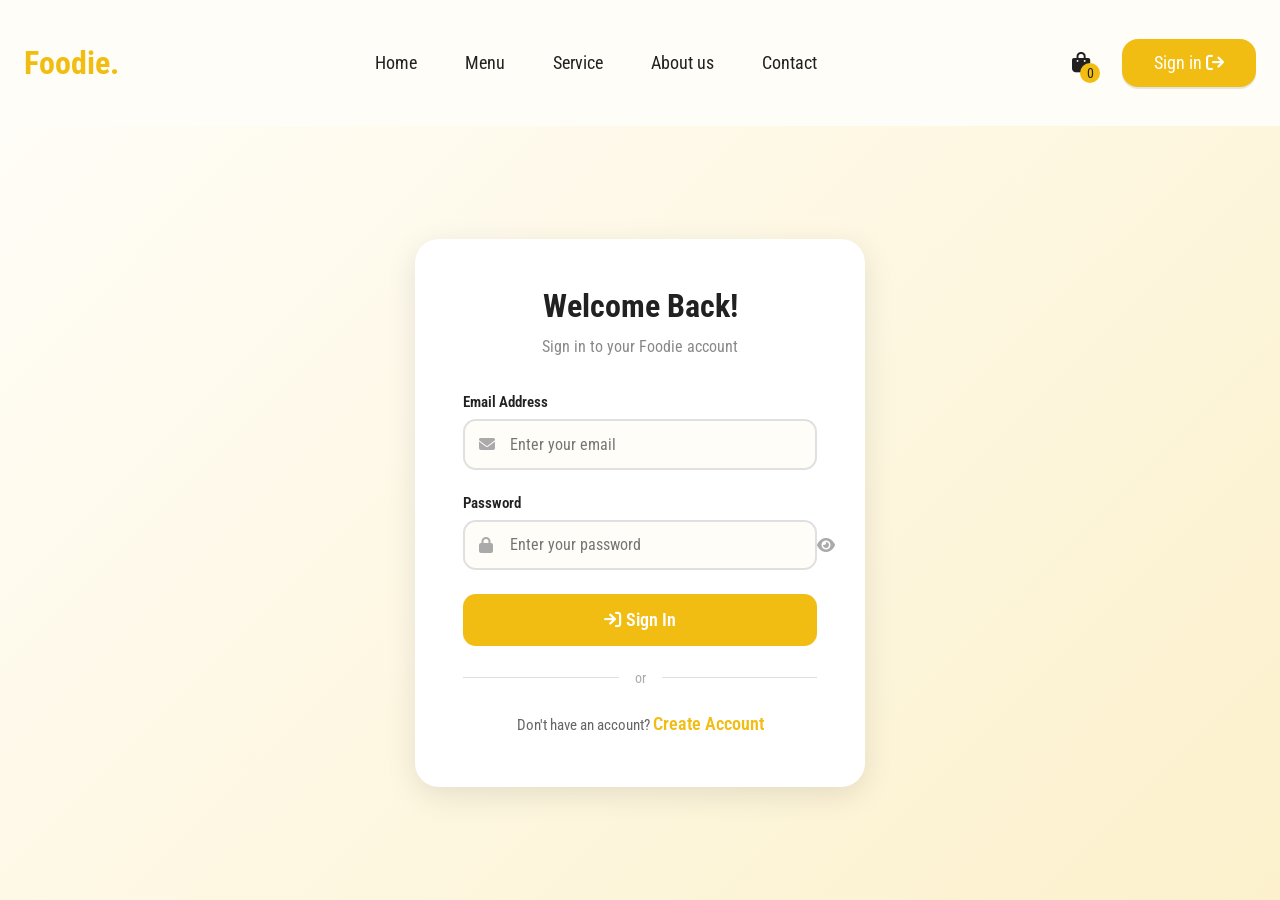
<file: login.html>
<!DOCTYPE html>
<html lang="en">

<head>
    <meta charset="UTF-8">
    <meta name="viewport" content="width=device-width, initial-scale=1.0">
    <meta name="description" content="Sign in to Foodie - Access your account, view orders, and order your favorite food.">
    <title>Login — Foodie</title>
    <link rel="stylesheet" href="https://cdnjs.cloudflare.com/ajax/libs/font-awesome/6.5.1/css/all.min.css"
        integrity="sha512-DTOQO9RWCH3ppGqcWaEA1BIZOC6xxalwEsw9c2QQeAIftl+Vegovlnee1c9QX4TctnWMn13TZye+giMm8e2LwA=="
        crossorigin="anonymous" referrerpolicy="no-referrer" />
    <link rel="stylesheet" href="style.css">
    <link rel="stylesheet" href="pages.css">
</head>

<body>
    <!-- HEADER -->
    <header>
        <nav class="navbar flex between wrapper">
            <a href="index.html" class="logo">Foodie.</a>
            <ul class="navlist flex gap-3">
                <li><a href="index.html">Home</a></li>
                <li><a href="index.html#menu">Menu</a></li>
                <li><a href="index.html#how-it-works">Service</a></li>
                <li><a href="index.html#about">About us</a></li>
                <li><a href="index.html#contact">Contact</a></li>
            </ul>
            <div class="desktop-action flex gap-2">
                <a href="cart.html" class="cart-icon" id="cart-icon">
                    <i class="fa-solid fa-bag-shopping"></i>
                    <span class="cart-value">0</span>
                </a>
                <a href="login.html" class="btn" id="sign-in-btn">
                    Sign in&NonBreakingSpace;<i class="fa-solid fa-arrow-right-from-bracket"></i>
                </a>
                <a href="#" class="hamburger" id="hamburger-btn">
                    <i class="fa-solid fa-bars"></i>
                </a>
            </div>
            <ul class="mobile-menu">
                <li><a href="index.html">Home</a></li>
                <li><a href="index.html#menu">Menu</a></li>
                <li><a href="index.html#how-it-works">Service</a></li>
                <li><a href="index.html#about">About us</a></li>
                <li><a href="index.html#contact">Contact</a></li>
                <li><a href="login.html" class="btn">Sign in&NonBreakingSpace;<i class="fa-solid fa-arrow-right-from-bracket"></i></a></li>
            </ul>
        </nav>
    </header>

    <!-- LOGIN FORM -->
    <main class="auth-wrapper">
        <div class="auth-card">
            <h2>Welcome Back!</h2>
            <p class="subtitle">Sign in to your Foodie account</p>

            <div id="alert-msg" class="alert" role="alert"></div>

            <form id="login-form" onsubmit="handleLogin(event)">
                <div class="form-group">
                    <label for="email">Email Address</label>
                    <div class="input-icon">
                        <i class="fa-solid fa-envelope"></i>
                        <input type="email" id="email" placeholder="Enter your email" required autocomplete="email">
                    </div>
                </div>

                <div class="form-group">
                    <label for="password">Password</label>
                    <div class="input-icon">
                        <i class="fa-solid fa-lock"></i>
                        <input type="password" id="password" placeholder="Enter your password" required minlength="6" autocomplete="current-password">
                        <button type="button" class="password-toggle" onclick="togglePassword()">
                            <i class="fa-solid fa-eye" id="eye-icon"></i>
                        </button>
                    </div>
                </div>

                <button type="submit" class="btn-full" id="login-btn">
                    <i class="fa-solid fa-arrow-right-to-bracket"></i> Sign In
                </button>
            </form>

            <div class="divider"><span>or</span></div>

            <p class="auth-footer">
                Don't have an account? <a href="signup.html">Create Account</a>
            </p>
        </div>
    </main>

    <script>
        const API_BASE = 'http://localhost:5000/api';

        // Check if already logged in
        (async function checkAuth() {
            try {
                const res = await fetch(`${API_BASE}/auth/me`, { credentials: 'include' });
                if (res.ok) {
                    window.location.href = 'profile.html';
                }
            } catch (e) { /* not logged in */ }
        })();

        function showAlert(message, type) {
            const alert = document.getElementById('alert-msg');
            alert.textContent = message;
            alert.className = `alert alert-${type}`;
            alert.style.display = 'block';
        }

        function togglePassword() {
            const input = document.getElementById('password');
            const icon = document.getElementById('eye-icon');
            if (input.type === 'password') {
                input.type = 'text';
                icon.className = 'fa-solid fa-eye-slash';
            } else {
                input.type = 'password';
                icon.className = 'fa-solid fa-eye';
            }
        }

        async function handleLogin(e) {
            e.preventDefault();
            const btn = document.getElementById('login-btn');
            btn.disabled = true;
            btn.innerHTML = '<i class="fa-solid fa-spinner fa-spin"></i> Signing in...';

            const email = document.getElementById('email').value.trim();
            const password = document.getElementById('password').value;

            try {
                const response = await fetch(`${API_BASE}/auth/login`, {
                    method: 'POST',
                    headers: { 'Content-Type': 'application/json' },
                    credentials: 'include',
                    body: JSON.stringify({ email, password })
                });

                const data = await response.json();

                if (response.ok) {
                    showAlert('Login successful! Redirecting...', 'success');
                    setTimeout(() => {
                        window.location.href = 'index.html';
                    }, 1000);
                } else {
                    showAlert(data.error || 'Invalid email or password', 'error');
                    btn.disabled = false;
                    btn.innerHTML = '<i class="fa-solid fa-arrow-right-to-bracket"></i> Sign In';
                }
            } catch (error) {
                showAlert('Cannot connect to server. Please try again.', 'error');
                btn.disabled = false;
                btn.innerHTML = '<i class="fa-solid fa-arrow-right-to-bracket"></i> Sign In';
            }
        }

        // Mobile menu toggle
        document.querySelector('.hamburger').addEventListener('click', (e) => {
            e.preventDefault();
            document.querySelector('.mobile-menu').classList.toggle('active');
        });
    </script>
</body>

</html>
</file>
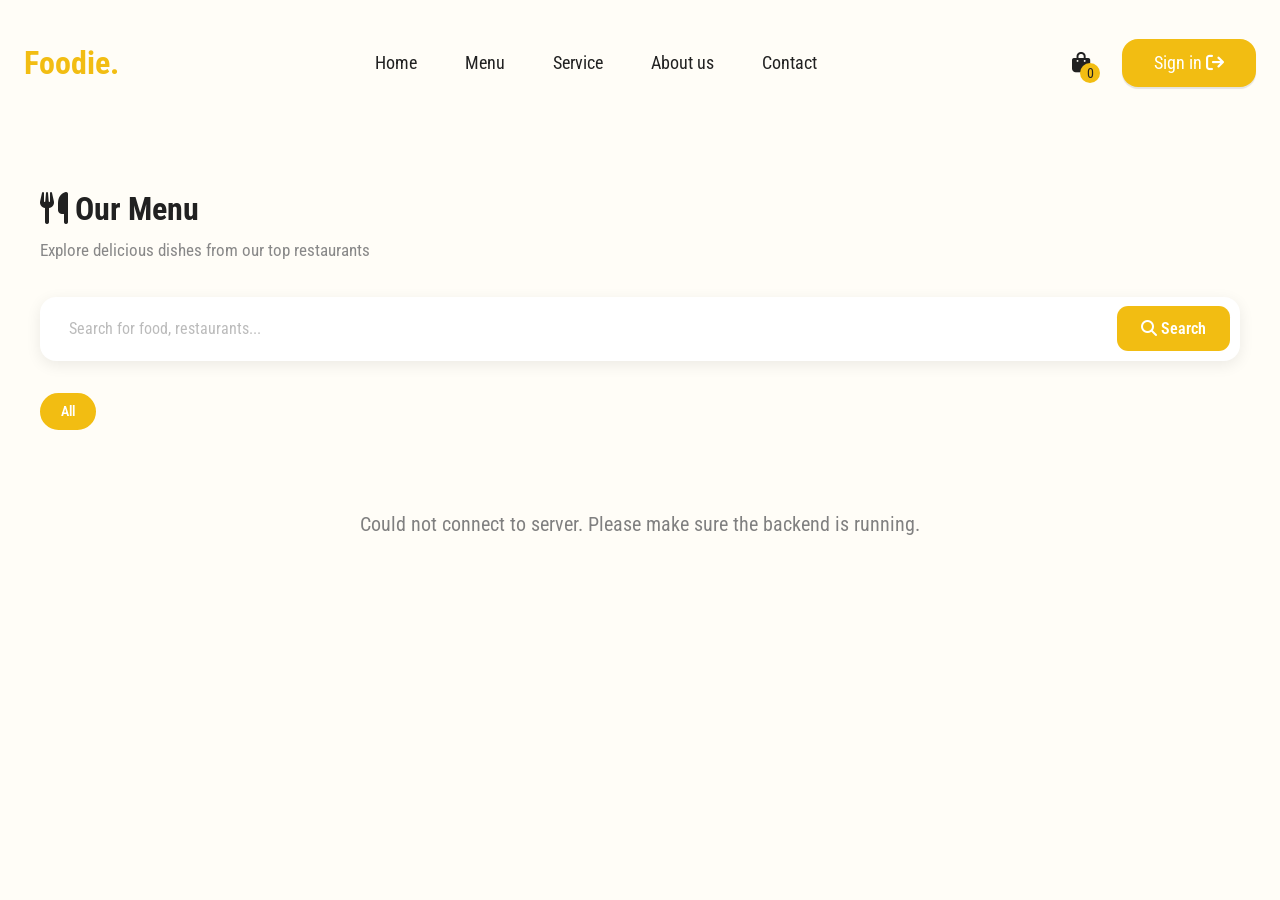
<file: menu.html>
<!DOCTYPE html>
<html lang="en">

<head>
    <meta charset="UTF-8">
    <meta name="viewport" content="width=device-width, initial-scale=1.0">
    <meta name="description" content="Browse the full Foodie menu - Search restaurants, filter by category, and order your favorite food.">
    <title>Menu — Foodie</title>
    <link rel="stylesheet" href="https://cdnjs.cloudflare.com/ajax/libs/font-awesome/6.5.1/css/all.min.css"
        integrity="sha512-DTOQO9RWCH3ppGqcWaEA1BIZOC6xxalwEsw9c2QQeAIftl+Vegovlnee1c9QX4TctnWMn13TZye+giMm8e2LwA=="
        crossorigin="anonymous" referrerpolicy="no-referrer" />
    <link rel="stylesheet" href="style.css">
    <link rel="stylesheet" href="pages.css">
    <style>
        /* ==========================================
           MENU PAGE SPECIFIC STYLES
           ========================================== */
        .menu-page {
            padding: 2rem 0;
        }

        .menu-page h2 {
            font-size: 2rem;
            color: var(--lead);
            margin-bottom: 0.5rem;
        }

        .menu-page .page-subtitle {
            color: #888;
            font-size: 1.05rem;
            margin-bottom: 2rem;
        }

        /* SEARCH BAR */
        .search-bar {
            display: flex;
            gap: 1rem;
            margin-bottom: 2rem;
            background: var(--pure-white);
            padding: 0.6rem;
            border-radius: 1rem;
            box-shadow: rgba(0, 0, 0, 0.08) 0 4px 15px;
        }

        .search-bar input {
            flex: 1;
            border: none;
            padding: 0.8rem 1.2rem;
            font-size: 1rem;
            font-family: inherit;
            background: transparent;
            color: var(--lead);
        }

        .search-bar input:focus {
            outline: none;
        }

        .search-bar input::placeholder {
            color: #bbb;
        }

        .search-bar button {
            background: var(--gold-finger);
            color: var(--pure-white);
            border: none;
            padding: 0.8rem 1.5rem;
            border-radius: 0.7rem;
            font-size: 1rem;
            font-weight: 600;
            cursor: pointer;
            transition: .3s;
            font-family: inherit;
        }

        .search-bar button:hover {
            background: var(--lead);
        }

        /* CATEGORY FILTER PILLS */
        .category-pills {
            display: flex;
            gap: 0.6rem;
            margin-bottom: 2rem;
            flex-wrap: wrap;
        }

        .pill {
            padding: 0.5rem 1.2rem;
            border-radius: 2rem;
            border: 2px solid #e0e0e0;
            background: var(--pure-white);
            cursor: pointer;
            font-size: 0.9rem;
            font-weight: 600;
            color: #666;
            transition: .3s;
            font-family: inherit;
        }

        .pill:hover {
            border-color: var(--gold-finger);
            color: var(--gold-finger);
        }

        .pill.active {
            background: var(--gold-finger);
            border-color: var(--gold-finger);
            color: var(--pure-white);
        }

        /* RESULTS COUNT */
        .results-info {
            display: flex;
            justify-content: space-between;
            align-items: center;
            margin-bottom: 1.5rem;
            color: #888;
            font-size: 0.95rem;
        }

        .results-info .clear-filters {
            color: var(--gold-finger);
            cursor: pointer;
            font-weight: 600;
            border: none;
            background: none;
            font-size: 0.9rem;
            font-family: inherit;
        }

        .results-info .clear-filters:hover {
            text-decoration: underline;
        }

        /* RESTAURANT SECTION */
        .restaurant-section {
            margin-bottom: 2.5rem;
        }

        .restaurant-header {
            display: flex;
            align-items: center;
            gap: 1rem;
            margin-bottom: 1.2rem;
            padding-bottom: 0.8rem;
            border-bottom: 2px solid var(--hint-yellow);
        }

        .restaurant-header-img {
            width: 50px;
            height: 50px;
            border-radius: 50%;
            object-fit: cover;
            background: var(--hint-yellow);
        }

        .restaurant-header-info h3 {
            font-size: 1.3rem;
            color: var(--lead);
            margin-bottom: 0.2rem;
        }

        .restaurant-header-info .restaurant-meta {
            display: flex;
            gap: 1rem;
            font-size: 0.85rem;
            color: #888;
            flex-wrap: wrap;
        }

        .restaurant-header-info .restaurant-meta span i {
            color: var(--gold-finger);
            margin-right: 0.2rem;
        }

        /* MENU ITEMS GRID */
        .menu-items-grid {
            display: grid;
            grid-template-columns: repeat(auto-fill, minmax(300px, 1fr));
            gap: 1.2rem;
        }

        .menu-item-card {
            background: var(--pure-white);
            border-radius: 1rem;
            overflow: hidden;
            box-shadow: rgba(0, 0, 0, 0.08) 0 3px 12px;
            transition: .3s;
            display: flex;
            flex-direction: column;
        }

        .menu-item-card:hover {
            box-shadow: rgba(0, 0, 0, 0.15) 0 6px 20px;
            transform: translateY(-3px);
        }

        .menu-item-img {
            width: 100%;
            height: 180px;
            object-fit: cover;
            background: var(--hint-yellow);
        }

        .menu-item-body {
            padding: 1.2rem;
            flex: 1;
            display: flex;
            flex-direction: column;
        }

        .menu-item-body h4 {
            font-size: 1.1rem;
            color: var(--lead);
            margin-bottom: 0.3rem;
        }

        .menu-item-body .item-desc {
            font-size: 0.85rem;
            color: #999;
            margin-bottom: 0.8rem;
            flex: 1;
        }

        .menu-item-footer {
            display: flex;
            justify-content: space-between;
            align-items: center;
        }

        .item-price {
            font-size: 1.3rem;
            font-weight: 700;
            color: var(--gold-finger);
        }

        .item-rating {
            font-size: 0.85rem;
            color: #888;
        }

        .item-rating i {
            color: var(--gold-finger);
        }

        .btn-add {
            padding: 0.5rem 1.2rem;
            background: var(--gold-finger);
            color: var(--pure-white);
            border: none;
            border-radius: 0.6rem;
            font-size: 0.9rem;
            font-weight: 600;
            cursor: pointer;
            transition: .3s;
            font-family: inherit;
        }

        .btn-add:hover {
            background: var(--lead);
        }

        .btn-add.added {
            background: var(--lead);
        }

        /* EMPTY STATE */
        .menu-empty {
            text-align: center;
            padding: 4rem 2rem;
            color: #999;
        }

        .menu-empty i {
            font-size: 3rem;
            color: #ddd;
            margin-bottom: 1rem;
            display: block;
        }

        /* RESPONSIVE */
        @media screen and (max-width: 768px) {
            .search-bar {
                flex-direction: column;
            }

            .search-bar button {
                width: 100%;
            }

            .menu-items-grid {
                grid-template-columns: 1fr;
            }

            .restaurant-header {
                flex-direction: column;
                text-align: center;
            }

            .restaurant-header-info .restaurant-meta {
                justify-content: center;
            }
        }

        @media screen and (max-width: 480px) {
            .category-pills {
                gap: 0.4rem;
            }

            .pill {
                padding: 0.4rem 0.8rem;
                font-size: 0.8rem;
            }
        }
    </style>
</head>

<body>
    <!-- HEADER -->
    <header>
        <nav class="navbar flex between wrapper">
            <a href="index.html" class="logo">Foodie.</a>
            <ul class="navlist flex gap-3">
                <li><a href="index.html">Home</a></li>
                <li><a href="menu.html" class="active-link">Menu</a></li>
                <li><a href="index.html#how-it-works">Service</a></li>
                <li><a href="index.html#about">About us</a></li>
                <li><a href="index.html#contact">Contact</a></li>
            </ul>
            <div class="desktop-action flex gap-2">
                <a href="cart.html" class="cart-icon" id="cart-icon">
                    <i class="fa-solid fa-bag-shopping"></i>
                    <span class="cart-value" id="header-cart-count">0</span>
                </a>
                <a href="login.html" class="btn" id="sign-in-btn">
                    Sign in&NonBreakingSpace;<i class="fa-solid fa-arrow-right-from-bracket"></i>
                </a>
                <a href="#" class="hamburger" id="hamburger-btn">
                    <i class="fa-solid fa-bars"></i>
                </a>
            </div>
            <ul class="mobile-menu">
                <li><a href="index.html">Home</a></li>
                <li><a href="menu.html">Menu</a></li>
                <li><a href="index.html#how-it-works">Service</a></li>
                <li><a href="index.html#about">About us</a></li>
                <li><a href="index.html#contact">Contact</a></li>
                <li><a href="login.html" class="btn">Sign in&NonBreakingSpace;<i class="fa-solid fa-arrow-right-from-bracket"></i></a></li>
            </ul>
        </nav>
    </header>

    <!-- MENU PAGE -->
    <main class="page-container menu-page">
        <h2><i class="fa-solid fa-utensils"></i> Our Menu</h2>
        <p class="page-subtitle">Explore delicious dishes from our top restaurants</p>

        <!-- SEARCH BAR -->
        <div class="search-bar">
            <input type="text" id="search-input" placeholder="Search for food, restaurants..." autocomplete="off">
            <button onclick="handleSearch()"><i class="fa-solid fa-magnifying-glass"></i> Search</button>
        </div>

        <!-- CATEGORY FILTER PILLS -->
        <div class="category-pills" id="category-pills">
            <button class="pill active" data-category="all" onclick="filterByCategory('all', this)">All</button>
            <!-- Other pills loaded dynamically -->
        </div>

        <!-- RESULTS INFO -->
        <div class="results-info" id="results-info" style="display:none;">
            <span id="results-count">Showing 0 items</span>
            <button class="clear-filters" onclick="clearFilters()">Clear filters</button>
        </div>

        <!-- LOADING -->
        <div id="loading" class="loading">
            <i class="fa-solid fa-spinner"></i>
            <p>Loading menu...</p>
        </div>

        <!-- MENU CONTENT -->
        <div id="menu-content" style="display:none;">
            <!-- Restaurant sections rendered by JS -->
        </div>

        <!-- EMPTY STATE -->
        <div id="menu-empty" class="menu-empty" style="display:none;">
            <i class="fa-solid fa-face-frown"></i>
            <h3>No items found</h3>
            <p>Try a different search or category</p>
        </div>
    </main>

    <script>
        const API_BASE = 'http://localhost:5000/api';
        let allRestaurants = [];
        let allProducts = [];
        let activeCategory = 'all';
        let searchQuery = '';

        // ==========================================
        // INITIALIZE
        // ==========================================
        document.addEventListener('DOMContentLoaded', async () => {
            await checkAuth();
            await loadCategories();
            await loadMenu();
            updateCartCount();

            // Search on Enter key
            document.getElementById('search-input').addEventListener('keydown', (e) => {
                if (e.key === 'Enter') handleSearch();
            });
        });

        // ==========================================
        // AUTH CHECK
        // ==========================================
        async function checkAuth() {
            try {
                const res = await fetch(`${API_BASE}/auth/me`, { credentials: 'include' });
                if (res.ok) {
                    const data = await res.json();
                    const signInBtn = document.getElementById('sign-in-btn');
                    signInBtn.href = 'profile.html';
                    signInBtn.innerHTML = `<i class="fa-solid fa-user"></i> ${data.data.name.split(' ')[0]}`;
                    const mobileBtn = document.querySelector('.mobile-menu .btn');
                    if (mobileBtn) {
                        mobileBtn.href = 'profile.html';
                        mobileBtn.innerHTML = `<i class="fa-solid fa-user"></i> ${data.data.name.split(' ')[0]}`;
                    }
                }
            } catch (e) { /* not logged in */ }
        }

        // ==========================================
        // LOAD CATEGORIES (pills)
        // ==========================================
        async function loadCategories() {
            try {
                const res = await fetch(`${API_BASE}/categories`, { credentials: 'include' });
                const data = await res.json();
                const pills = document.getElementById('category-pills');

                data.data.forEach(cat => {
                    const btn = document.createElement('button');
                    btn.className = 'pill';
                    btn.dataset.category = cat.name;
                    btn.innerHTML = `${cat.icon} ${cat.name}`;
                    btn.onclick = function() { filterByCategory(cat.name, this); };
                    pills.appendChild(btn);
                });
            } catch (e) {
                console.error('Could not load categories:', e);
            }
        }

        // ==========================================
        // LOAD FULL MENU
        // ==========================================
        async function loadMenu() {
            const loading = document.getElementById('loading');
            const content = document.getElementById('menu-content');
            const empty = document.getElementById('menu-empty');
            const resultsInfo = document.getElementById('results-info');

            try {
                // Fetch restaurants and products
                const [resRes, prodRes] = await Promise.all([
                    fetch(`${API_BASE}/restaurants`, { credentials: 'include' }),
                    fetch(`${API_BASE}/products`, { credentials: 'include' })
                ]);

                const resData = await resRes.json();
                const prodData = await prodRes.json();

                allRestaurants = resData.data;
                allProducts = prodData.data;

                loading.style.display = 'none';
                renderMenu(allRestaurants, allProducts);

            } catch (error) {
                loading.innerHTML = '<p>Could not connect to server. Please make sure the backend is running.</p>';
            }
        }

        // ==========================================
        // RENDER MENU
        // ==========================================
        function renderMenu(restaurants, products) {
            const content = document.getElementById('menu-content');
            const empty = document.getElementById('menu-empty');
            const resultsInfo = document.getElementById('results-info');

            if (products.length === 0) {
                content.style.display = 'none';
                empty.style.display = 'block';
                resultsInfo.style.display = 'none';
                return;
            }

            empty.style.display = 'none';
            content.style.display = 'block';

            // Show results count if filtering
            if (activeCategory !== 'all' || searchQuery) {
                resultsInfo.style.display = 'flex';
                document.getElementById('results-count').textContent = `Showing ${products.length} item${products.length !== 1 ? 's' : ''}`;
            } else {
                resultsInfo.style.display = 'none';
            }

            // Group products by restaurant
            const restaurantMap = {};
            products.forEach(p => {
                if (!restaurantMap[p.restaurant_id]) {
                    restaurantMap[p.restaurant_id] = {
                        restaurant: restaurants.find(r => r.id === p.restaurant_id),
                        products: []
                    };
                }
                restaurantMap[p.restaurant_id].products.push(p);
            });

            let html = '';

            Object.values(restaurantMap).forEach(group => {
                if (!group.restaurant) return;
                const r = group.restaurant;

                html += `
                    <div class="restaurant-section">
                        <div class="restaurant-header">
                            <img src="${r.image}" alt="${r.name}" class="restaurant-header-img">
                            <div class="restaurant-header-info">
                                <h3>${r.name}</h3>
                                <div class="restaurant-meta">
                                    <span><i class="fa-solid fa-star"></i> ${r.rating}</span>
                                    <span><i class="fa-solid fa-truck"></i> ${r.delivery_time}</span>
                                    <span><i class="fa-solid fa-tag"></i> ${r.delivery_fee}</span>
                                    <span>${r.cuisine}</span>
                                </div>
                            </div>
                        </div>
                        <div class="menu-items-grid">
                            ${group.products.map(p => `
                                <div class="menu-item-card">
                                    <img src="${p.image}" alt="${p.name}" class="menu-item-img">
                                    <div class="menu-item-body">
                                        <h4>${p.name}</h4>
                                        <p class="item-desc">${p.description}</p>
                                        <div class="menu-item-footer">
                                            <div>
                                                <span class="item-price">${formatCurrency(p.price)}</span>
                                                <span class="item-rating"><i class="fa-solid fa-star"></i> ${p.rating} (${p.review_count})</span>
                                            </div>
                                            <button class="btn-add" id="add-btn-${p.id}" onclick="addToCart(${p.id}, '${p.name.replace(/'/g, "\\'")}', this)">
                                                <i class="fa-solid fa-plus"></i> Add
                                            </button>
                                        </div>
                                    </div>
                                </div>
                            `).join('')}
                        </div>
                    </div>
                `;
            });

            content.innerHTML = html;
        }

        // ==========================================
        // FILTER BY CATEGORY
        // ==========================================
        function filterByCategory(category, btn) {
            activeCategory = category;

            // Update active pill
            document.querySelectorAll('.pill').forEach(p => p.classList.remove('active'));
            btn.classList.add('active');

            applyFilters();
        }

        // ==========================================
        // SEARCH
        // ==========================================
        function handleSearch() {
            searchQuery = document.getElementById('search-input').value.trim().toLowerCase();
            applyFilters();
        }

        // ==========================================
        // APPLY FILTERS (category + search)
        // ==========================================
        function applyFilters() {
            let filteredProducts = [...allProducts];
            let filteredRestaurants = [...allRestaurants];

            // Category filter
            if (activeCategory !== 'all') {
                const matchingRestaurants = allRestaurants.filter(r =>
                    r.cuisine.toLowerCase().includes(activeCategory.toLowerCase())
                );
                const matchingIds = matchingRestaurants.map(r => r.id);
                filteredProducts = filteredProducts.filter(p => matchingIds.includes(p.restaurant_id));
            }

            // Search filter
            if (searchQuery) {
                filteredProducts = filteredProducts.filter(p =>
                    p.name.toLowerCase().includes(searchQuery) ||
                    p.description.toLowerCase().includes(searchQuery) ||
                    p.restaurant_name.toLowerCase().includes(searchQuery)
                );
            }

            renderMenu(allRestaurants, filteredProducts);
        }

        // ==========================================
        // CLEAR FILTERS
        // ==========================================
        function clearFilters() {
            activeCategory = 'all';
            searchQuery = '';
            document.getElementById('search-input').value = '';
            document.querySelectorAll('.pill').forEach(p => p.classList.remove('active'));
            document.querySelector('.pill[data-category="all"]').classList.add('active');
            renderMenu(allRestaurants, allProducts);
        }

        // ==========================================
        // ADD TO CART
        // ==========================================
        async function addToCart(productId, productName, btn) {
            btn.disabled = true;
            btn.innerHTML = '<i class="fa-solid fa-spinner fa-spin"></i>';

            try {
                const res = await fetch(`${API_BASE}/cart`, {
                    method: 'POST',
                    headers: { 'Content-Type': 'application/json' },
                    credentials: 'include',
                    body: JSON.stringify({ product_id: productId, quantity: 1 })
                });

                const data = await res.json();

                btn.innerHTML = '<i class="fa-solid fa-check"></i> Added';
                btn.classList.add('added');
                showNotification(data.message || `${productName} added to cart!`);
                updateCartCount();

                setTimeout(() => {
                    btn.innerHTML = '<i class="fa-solid fa-plus"></i> Add';
                    btn.classList.remove('added');
                    btn.disabled = false;
                }, 1500);
            } catch (error) {
                btn.innerHTML = '<i class="fa-solid fa-plus"></i> Add';
                btn.disabled = false;
                showNotification('Could not add to cart. Try again.');
            }
        }

        // ==========================================
        // UPDATE CART COUNT
        // ==========================================
        async function updateCartCount() {
            try {
                const res = await fetch(`${API_BASE}/cart`, { credentials: 'include' });
                if (res.ok) {
                    const data = await res.json();
                    document.getElementById('header-cart-count').textContent = data.data.summary.item_count;
                }
            } catch (e) { /* ok */ }
        }

        // ==========================================
        // NOTIFICATION
        // ==========================================
        function showNotification(message) {
            const existing = document.querySelector('.success-message');
            if (existing) existing.remove();

            const el = document.createElement('div');
            el.className = 'success-message';
            el.textContent = message;
            document.body.appendChild(el);

            setTimeout(() => {
                el.style.animation = 'slideOut 0.3s ease-in-out forwards';
                setTimeout(() => el.remove(), 300);
            }, 2000);
        }

        // ==========================================
        // UTILITY
        // ==========================================
        function formatCurrency(amount) {
            return `₹${amount.toLocaleString('en-IN')}`;
        }

        // Mobile menu toggle
        document.querySelector('.hamburger').addEventListener('click', (e) => {
            e.preventDefault();
            document.querySelector('.mobile-menu').classList.toggle('active');
        });
    </script>
</body>

</html>
</file>
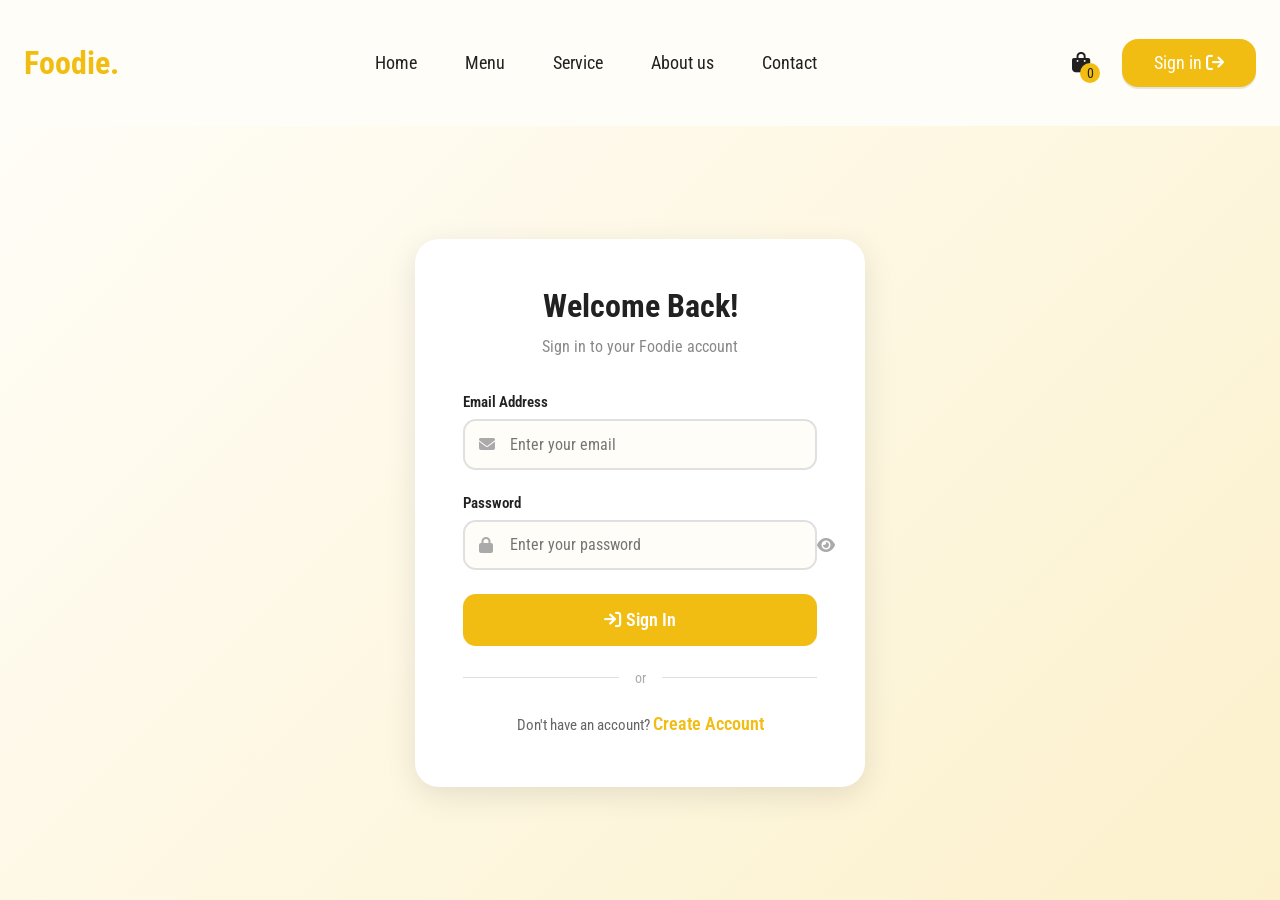
<file: orders.html>
<!DOCTYPE html>
<html lang="en">

<head>
    <meta charset="UTF-8">
    <meta name="viewport" content="width=device-width, initial-scale=1.0">
    <meta name="description" content="Your Foodie order history - Track current orders and view past deliveries.">
    <title>Orders — Foodie</title>
    <link rel="stylesheet" href="https://cdnjs.cloudflare.com/ajax/libs/font-awesome/6.5.1/css/all.min.css"
        integrity="sha512-DTOQO9RWCH3ppGqcWaEA1BIZOC6xxalwEsw9c2QQeAIftl+Vegovlnee1c9QX4TctnWMn13TZye+giMm8e2LwA=="
        crossorigin="anonymous" referrerpolicy="no-referrer" />
    <link rel="stylesheet" href="style.css">
    <link rel="stylesheet" href="pages.css">
</head>

<body>
    <!-- HEADER -->
    <header>
        <nav class="navbar flex between wrapper">
            <a href="index.html" class="logo">Foodie.</a>
            <ul class="navlist flex gap-3">
                <li><a href="index.html">Home</a></li>
                <li><a href="index.html#menu">Menu</a></li>
                <li><a href="index.html#how-it-works">Service</a></li>
                <li><a href="index.html#about">About us</a></li>
                <li><a href="index.html#contact">Contact</a></li>
            </ul>
            <div class="desktop-action flex gap-2">
                <a href="cart.html" class="cart-icon" id="cart-icon">
                    <i class="fa-solid fa-bag-shopping"></i>
                    <span class="cart-value">0</span>
                </a>
                <a href="profile.html" class="btn" id="sign-in-btn">
                    <i class="fa-solid fa-user"></i> Account
                </a>
                <a href="#" class="hamburger" id="hamburger-btn">
                    <i class="fa-solid fa-bars"></i>
                </a>
            </div>
            <ul class="mobile-menu">
                <li><a href="index.html">Home</a></li>
                <li><a href="index.html#menu">Menu</a></li>
                <li><a href="index.html#how-it-works">Service</a></li>
                <li><a href="index.html#about">About us</a></li>
                <li><a href="index.html#contact">Contact</a></li>
                <li><a href="profile.html" class="btn"><i class="fa-solid fa-user"></i> Account</a></li>
            </ul>
        </nav>
    </header>

    <!-- ORDERS PAGE -->
    <main class="page-container orders-page">
        <h2><i class="fa-solid fa-receipt"></i> Your Orders</h2>

        <div id="loading" class="loading">
            <i class="fa-solid fa-spinner"></i>
            <p>Loading your orders...</p>
        </div>

        <div id="orders-content" style="display:none;">
            <div id="no-orders" class="cart-empty" style="display:none;">
                <i class="fa-solid fa-receipt"></i>
                <h3>No orders yet</h3>
                <p>You haven't placed any orders yet. Browse our delicious menu!</p>
                <a href="index.html#restaurants" class="btn">Browse Restaurants</a>
            </div>

            <div id="orders-list" class="orders-list">
                <!-- Orders rendered by JS -->
            </div>
        </div>
    </main>

    <script>
        const API_BASE = 'http://localhost:5000/api';

        document.addEventListener('DOMContentLoaded', async () => {
            await checkAuth();
            await loadOrders();
        });

        async function checkAuth() {
            try {
                const res = await fetch(`${API_BASE}/auth/me`, { credentials: 'include' });
                if (!res.ok) {
                    window.location.href = 'login.html';
                    return;
                }
                const data = await res.json();
                const signInBtn = document.getElementById('sign-in-btn');
                signInBtn.href = 'profile.html';
                signInBtn.innerHTML = `<i class="fa-solid fa-user"></i> ${data.data.name.split(' ')[0]}`;
            } catch (e) {
                window.location.href = 'login.html';
            }
        }

        async function loadOrders() {
            const loading = document.getElementById('loading');
            const content = document.getElementById('orders-content');
            const noOrders = document.getElementById('no-orders');
            const ordersList = document.getElementById('orders-list');

            try {
                const res = await fetch(`${API_BASE}/orders`, { credentials: 'include' });
                const data = await res.json();

                loading.style.display = 'none';
                content.style.display = 'block';

                if (!data.data || data.data.length === 0) {
                    noOrders.style.display = 'block';
                    return;
                }

                ordersList.innerHTML = data.data.map(order => `
                    <div class="order-card">
                        <div class="order-header">
                            <div>
                                <span class="order-id">Order #${order.id}</span>
                                <span class="order-date">${formatDate(order.created_at)}</span>
                            </div>
                            <span class="order-status status-${order.status}">${order.status}</span>
                        </div>
                        <div class="order-items-list">
                            ${order.items.map(item => `
                                <div class="order-item-row">
                                    <span>${item.product_name} x${item.quantity}</span>
                                    <span>${formatCurrency(item.price * item.quantity)}</span>
                                </div>
                            `).join('')}
                        </div>
                        <div class="order-total-row">
                            <span>Total</span>
                            <span>${formatCurrency(order.total)}</span>
                        </div>
                        ${order.delivery_address ? `<p style="font-size:0.85rem; color:#888; margin-top:0.8rem;"><i class="fa-solid fa-location-dot"></i> ${order.delivery_address}</p>` : ''}
                    </div>
                `).join('');

            } catch (error) {
                loading.innerHTML = '<p>Could not load orders. Please make sure the backend is running.</p>';
            }
        }

        function formatCurrency(amount) {
            return `₹${amount.toLocaleString('en-IN')}`;
        }

        function formatDate(dateStr) {
            const date = new Date(dateStr);
            return date.toLocaleDateString('en-IN', {
                day: 'numeric',
                month: 'short',
                year: 'numeric',
                hour: '2-digit',
                minute: '2-digit'
            });
        }

        // Mobile menu toggle
        document.querySelector('.hamburger').addEventListener('click', (e) => {
            e.preventDefault();
            document.querySelector('.mobile-menu').classList.toggle('active');
        });
    </script>
</body>

</html>
</file>
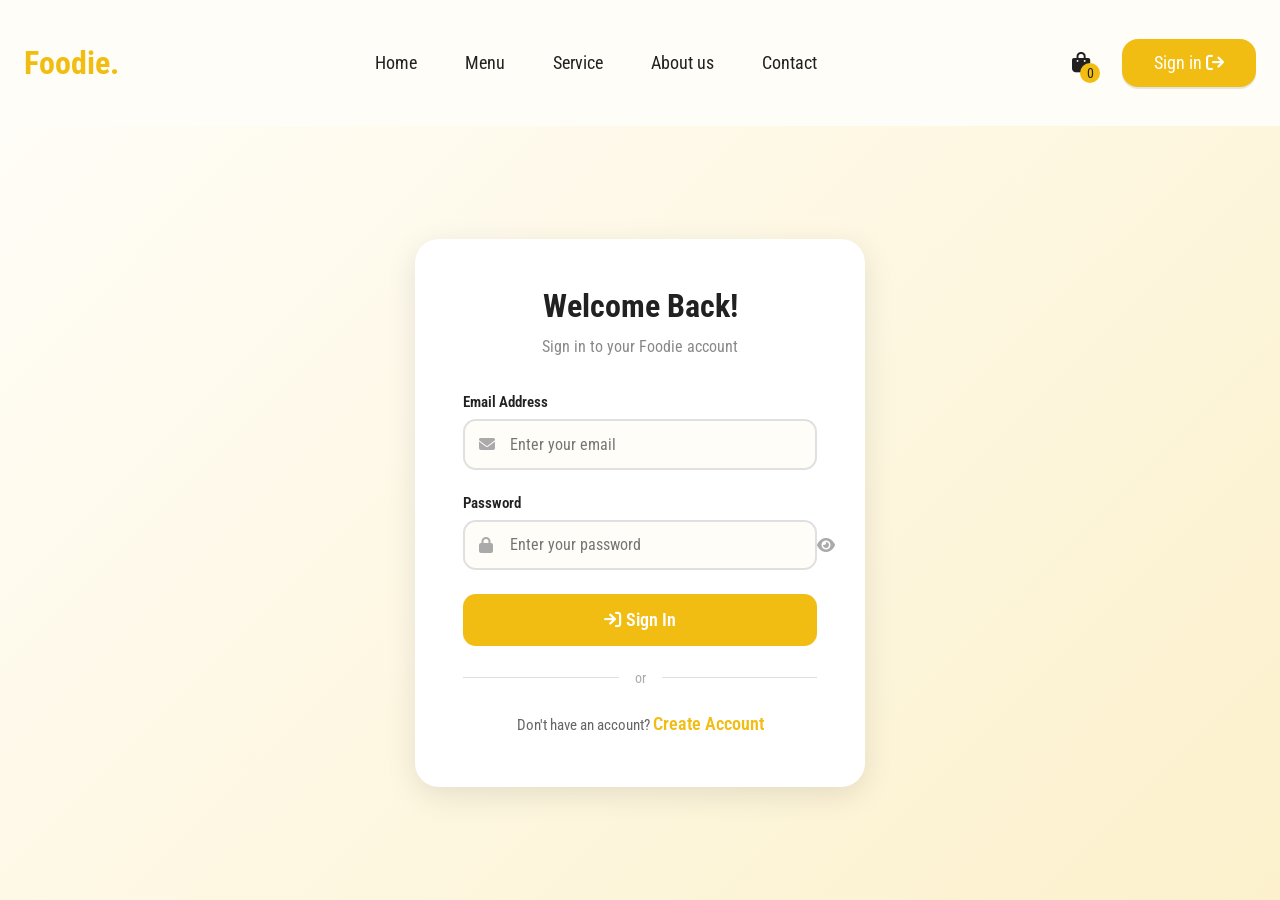
<file: profile.html>
<!DOCTYPE html>
<html lang="en">

<head>
    <meta charset="UTF-8">
    <meta name="viewport" content="width=device-width, initial-scale=1.0">
    <meta name="description" content="Your Foodie profile - Manage your account, view stats, and update settings.">
    <title>Profile — Foodie</title>
    <link rel="stylesheet" href="https://cdnjs.cloudflare.com/ajax/libs/font-awesome/6.5.1/css/all.min.css"
        integrity="sha512-DTOQO9RWCH3ppGqcWaEA1BIZOC6xxalwEsw9c2QQeAIftl+Vegovlnee1c9QX4TctnWMn13TZye+giMm8e2LwA=="
        crossorigin="anonymous" referrerpolicy="no-referrer" />
    <link rel="stylesheet" href="style.css">
    <link rel="stylesheet" href="pages.css">
</head>

<body>
    <!-- HEADER -->
    <header>
        <nav class="navbar flex between wrapper">
            <a href="index.html" class="logo">Foodie.</a>
            <ul class="navlist flex gap-3">
                <li><a href="index.html">Home</a></li>
                <li><a href="index.html#menu">Menu</a></li>
                <li><a href="index.html#how-it-works">Service</a></li>
                <li><a href="index.html#about">About us</a></li>
                <li><a href="index.html#contact">Contact</a></li>
            </ul>
            <div class="desktop-action flex gap-2">
                <a href="cart.html" class="cart-icon" id="cart-icon">
                    <i class="fa-solid fa-bag-shopping"></i>
                    <span class="cart-value">0</span>
                </a>
                <a href="profile.html" class="btn" id="sign-in-btn">
                    <i class="fa-solid fa-user"></i> Profile
                </a>
                <a href="#" class="hamburger" id="hamburger-btn">
                    <i class="fa-solid fa-bars"></i>
                </a>
            </div>
            <ul class="mobile-menu">
                <li><a href="index.html">Home</a></li>
                <li><a href="index.html#menu">Menu</a></li>
                <li><a href="index.html#how-it-works">Service</a></li>
                <li><a href="index.html#about">About us</a></li>
                <li><a href="index.html#contact">Contact</a></li>
                <li><a href="profile.html" class="btn"><i class="fa-solid fa-user"></i> Profile</a></li>
            </ul>
        </nav>
    </header>

    <!-- PROFILE PAGE -->
    <main class="page-container profile-page">
        <h2><i class="fa-solid fa-user-circle"></i> My Profile</h2>

        <div id="loading" class="loading">
            <i class="fa-solid fa-spinner"></i>
            <p>Loading profile...</p>
        </div>

        <div id="profile-content" style="display:none;">
            <div class="profile-layout">
                <!-- Sidebar -->
                <div class="profile-sidebar">
                    <div class="profile-avatar" id="user-avatar">A</div>
                    <h3 id="user-name">User Name</h3>
                    <p class="profile-email" id="user-email">user@example.com</p>
                    <p class="profile-since" id="user-since">Member since Jan 2026</p>

                    <ul class="profile-nav">
                        <li><a href="#" class="active" onclick="showSection('info')"><i class="fa-solid fa-user"></i> My Info</a></li>
                        <li><a href="orders.html"><i class="fa-solid fa-receipt"></i> My Orders</a></li>
                        <li><a href="cart.html"><i class="fa-solid fa-bag-shopping"></i> My Cart</a></li>
                        <li><a href="#" onclick="handleLogout()"><i class="fa-solid fa-right-from-bracket"></i> Logout</a></li>
                    </ul>
                </div>

                <!-- Content -->
                <div class="profile-content">
                    <!-- Stats -->
                    <div class="profile-stats">
                        <div class="stat-card">
                            <span class="stat-value" id="stat-orders">0</span>
                            <span class="stat-label">Total Orders</span>
                        </div>
                        <div class="stat-card">
                            <span class="stat-value" id="stat-spent">₹0</span>
                            <span class="stat-label">Total Spent</span>
                        </div>
                        <div class="stat-card">
                            <span class="stat-value" id="stat-reviews">0</span>
                            <span class="stat-label">Reviews</span>
                        </div>
                    </div>

                    <!-- Edit Profile Form -->
                    <h3><i class="fa-solid fa-pen-to-square"></i> Edit Profile</h3>

                    <div id="alert-msg" class="alert" role="alert"></div>

                    <form id="profile-form" onsubmit="handleUpdateProfile(event)">
                        <div class="form-group">
                            <label for="edit-name">Full Name</label>
                            <input type="text" id="edit-name" placeholder="Your name" required>
                        </div>

                        <div class="form-group">
                            <label for="edit-email">Email Address</label>
                            <input type="email" id="edit-email" disabled style="opacity:0.6; cursor:not-allowed;">
                        </div>

                        <div class="form-group">
                            <label for="edit-phone">Phone Number</label>
                            <input type="tel" id="edit-phone" placeholder="Your phone number">
                        </div>

                        <div class="form-group">
                            <label for="edit-address">Delivery Address</label>
                            <textarea id="edit-address" placeholder="Your default delivery address" rows="2"></textarea>
                        </div>

                        <div class="flex gap-2" style="margin-top:1rem;">
                            <button type="submit" class="btn-full" id="save-btn" style="max-width:200px;">
                                <i class="fa-solid fa-check"></i> Save Changes
                            </button>
                            <button type="button" class="btn-danger" onclick="handleLogout()" style="max-width:150px;">
                                <i class="fa-solid fa-right-from-bracket"></i> Logout
                            </button>
                        </div>
                    </form>
                </div>
            </div>
        </div>
    </main>

    <script>
        const API_BASE = 'http://localhost:5000/api';
        let currentUser = null;

        document.addEventListener('DOMContentLoaded', async () => {
            await loadProfile();
        });

        async function loadProfile() {
            const loading = document.getElementById('loading');
            const content = document.getElementById('profile-content');

            try {
                const res = await fetch(`${API_BASE}/auth/me`, { credentials: 'include' });

                if (!res.ok) {
                    window.location.href = 'login.html';
                    return;
                }

                const data = await res.json();
                currentUser = data.data;

                // Populate sidebar
                document.getElementById('user-avatar').textContent = currentUser.name.charAt(0).toUpperCase();
                document.getElementById('user-name').textContent = currentUser.name;
                document.getElementById('user-email').textContent = currentUser.email;
                document.getElementById('user-since').textContent = `Member since ${formatDate(currentUser.created_at)}`;

                // Populate form
                document.getElementById('edit-name').value = currentUser.name;
                document.getElementById('edit-email').value = currentUser.email;
                document.getElementById('edit-phone').value = currentUser.phone || '';
                document.getElementById('edit-address').value = currentUser.address || '';

                // Load stats
                await loadStats();

                loading.style.display = 'none';
                content.style.display = 'block';

            } catch (error) {
                window.location.href = 'login.html';
            }
        }

        async function loadStats() {
            try {
                const res = await fetch(`${API_BASE}/orders`, { credentials: 'include' });
                if (res.ok) {
                    const data = await res.json();
                    const orders = data.data || [];
                    document.getElementById('stat-orders').textContent = orders.length;
                    const totalSpent = orders.reduce((sum, o) => sum + o.total, 0);
                    document.getElementById('stat-spent').textContent = formatCurrency(totalSpent);
                }
            } catch (e) { /* ok */ }

            try {
                const res = await fetch(`${API_BASE}/reviews`, { credentials: 'include' });
                if (res.ok) {
                    const data = await res.json();
                    // Count reviews by current user (we don't have user_id filter, show all for now)
                    document.getElementById('stat-reviews').textContent = data.count || 0;
                }
            } catch (e) { /* ok */ }
        }

        async function handleUpdateProfile(e) {
            e.preventDefault();
            const btn = document.getElementById('save-btn');
            btn.disabled = true;
            btn.innerHTML = '<i class="fa-solid fa-spinner fa-spin"></i> Saving...';

            const name = document.getElementById('edit-name').value.trim();
            const phone = document.getElementById('edit-phone').value.trim();
            const address = document.getElementById('edit-address').value.trim();

            try {
                const res = await fetch(`${API_BASE}/auth/me`, {
                    method: 'PUT',
                    headers: { 'Content-Type': 'application/json' },
                    credentials: 'include',
                    body: JSON.stringify({ name, phone, address })
                });

                if (res.ok) {
                    showAlert('Profile updated successfully!', 'success');
                    // Update sidebar
                    document.getElementById('user-name').textContent = name;
                    document.getElementById('user-avatar').textContent = name.charAt(0).toUpperCase();
                } else {
                    showAlert('Could not update profile. Please try again.', 'error');
                }
            } catch (error) {
                showAlert('Cannot connect to server. Please try again.', 'error');
            }

            btn.disabled = false;
            btn.innerHTML = '<i class="fa-solid fa-check"></i> Save Changes';
        }

        async function handleLogout() {
            try {
                await fetch(`${API_BASE}/auth/logout`, {
                    method: 'POST',
                    credentials: 'include'
                });
            } catch (e) { /* ok */ }

            window.location.href = 'index.html';
        }

        function showAlert(message, type) {
            const alert = document.getElementById('alert-msg');
            alert.textContent = message;
            alert.className = `alert alert-${type}`;
            alert.style.display = 'block';
            setTimeout(() => { alert.style.display = 'none'; }, 3000);
        }

        function formatCurrency(amount) {
            return `₹${amount.toLocaleString('en-IN')}`;
        }

        function formatDate(dateStr) {
            const date = new Date(dateStr);
            return date.toLocaleDateString('en-IN', { month: 'short', year: 'numeric' });
        }

        // Mobile menu toggle
        document.querySelector('.hamburger').addEventListener('click', (e) => {
            e.preventDefault();
            document.querySelector('.mobile-menu').classList.toggle('active');
        });
    </script>
</body>

</html>
</file>
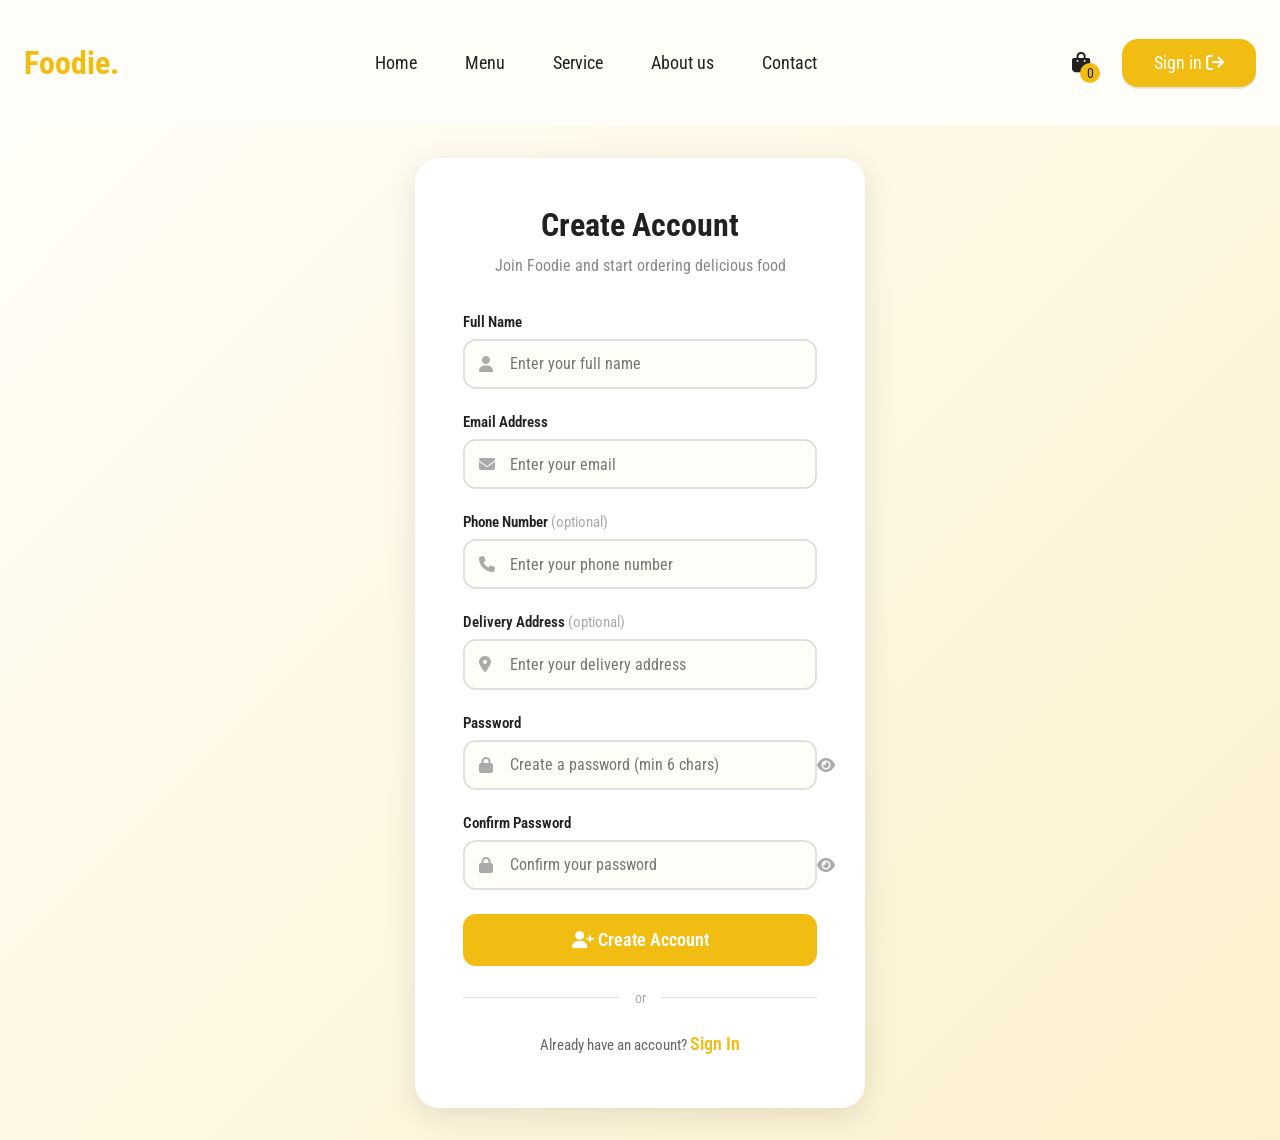
<file: signup.html>
<!DOCTYPE html>
<html lang="en">

<head>
    <meta charset="UTF-8">
    <meta name="viewport" content="width=device-width, initial-scale=1.0">
    <meta name="description" content="Create your Foodie account - Sign up to order food, track deliveries, and get exclusive offers.">
    <title>Sign Up — Foodie</title>
    <link rel="stylesheet" href="https://cdnjs.cloudflare.com/ajax/libs/font-awesome/6.5.1/css/all.min.css"
        integrity="sha512-DTOQO9RWCH3ppGqcWaEA1BIZOC6xxalwEsw9c2QQeAIftl+Vegovlnee1c9QX4TctnWMn13TZye+giMm8e2LwA=="
        crossorigin="anonymous" referrerpolicy="no-referrer" />
    <link rel="stylesheet" href="style.css">
    <link rel="stylesheet" href="pages.css">
</head>

<body>
    <!-- HEADER -->
    <header>
        <nav class="navbar flex between wrapper">
            <a href="index.html" class="logo">Foodie.</a>
            <ul class="navlist flex gap-3">
                <li><a href="index.html">Home</a></li>
                <li><a href="index.html#menu">Menu</a></li>
                <li><a href="index.html#how-it-works">Service</a></li>
                <li><a href="index.html#about">About us</a></li>
                <li><a href="index.html#contact">Contact</a></li>
            </ul>
            <div class="desktop-action flex gap-2">
                <a href="cart.html" class="cart-icon" id="cart-icon">
                    <i class="fa-solid fa-bag-shopping"></i>
                    <span class="cart-value">0</span>
                </a>
                <a href="login.html" class="btn" id="sign-in-btn">
                    Sign in&NonBreakingSpace;<i class="fa-solid fa-arrow-right-from-bracket"></i>
                </a>
                <a href="#" class="hamburger" id="hamburger-btn">
                    <i class="fa-solid fa-bars"></i>
                </a>
            </div>
            <ul class="mobile-menu">
                <li><a href="index.html">Home</a></li>
                <li><a href="index.html#menu">Menu</a></li>
                <li><a href="index.html#how-it-works">Service</a></li>
                <li><a href="index.html#about">About us</a></li>
                <li><a href="index.html#contact">Contact</a></li>
                <li><a href="login.html" class="btn">Sign in&NonBreakingSpace;<i class="fa-solid fa-arrow-right-from-bracket"></i></a></li>
            </ul>
        </nav>
    </header>

    <!-- SIGNUP FORM -->
    <main class="auth-wrapper">
        <div class="auth-card">
            <h2>Create Account</h2>
            <p class="subtitle">Join Foodie and start ordering delicious food</p>

            <div id="alert-msg" class="alert" role="alert"></div>

            <form id="signup-form" onsubmit="handleSignup(event)">
                <div class="form-group">
                    <label for="name">Full Name</label>
                    <div class="input-icon">
                        <i class="fa-solid fa-user"></i>
                        <input type="text" id="name" placeholder="Enter your full name" required autocomplete="name">
                    </div>
                </div>

                <div class="form-group">
                    <label for="email">Email Address</label>
                    <div class="input-icon">
                        <i class="fa-solid fa-envelope"></i>
                        <input type="email" id="email" placeholder="Enter your email" required autocomplete="email">
                    </div>
                </div>

                <div class="form-group">
                    <label for="phone">Phone Number <span style="color:#aaa; font-weight:400;">(optional)</span></label>
                    <div class="input-icon">
                        <i class="fa-solid fa-phone"></i>
                        <input type="tel" id="phone" placeholder="Enter your phone number" autocomplete="tel">
                    </div>
                </div>

                <div class="form-group">
                    <label for="address">Delivery Address <span style="color:#aaa; font-weight:400;">(optional)</span></label>
                    <div class="input-icon">
                        <i class="fa-solid fa-location-dot"></i>
                        <input type="text" id="address" placeholder="Enter your delivery address" autocomplete="street-address">
                    </div>
                </div>

                <div class="form-group">
                    <label for="password">Password</label>
                    <div class="input-icon">
                        <i class="fa-solid fa-lock"></i>
                        <input type="password" id="password" placeholder="Create a password (min 6 chars)" required minlength="6" autocomplete="new-password">
                        <button type="button" class="password-toggle" onclick="togglePassword('password', 'eye-icon-1')">
                            <i class="fa-solid fa-eye" id="eye-icon-1"></i>
                        </button>
                    </div>
                </div>

                <div class="form-group">
                    <label for="confirm-password">Confirm Password</label>
                    <div class="input-icon">
                        <i class="fa-solid fa-lock"></i>
                        <input type="password" id="confirm-password" placeholder="Confirm your password" required minlength="6" autocomplete="new-password">
                        <button type="button" class="password-toggle" onclick="togglePassword('confirm-password', 'eye-icon-2')">
                            <i class="fa-solid fa-eye" id="eye-icon-2"></i>
                        </button>
                    </div>
                </div>

                <button type="submit" class="btn-full" id="signup-btn">
                    <i class="fa-solid fa-user-plus"></i> Create Account
                </button>
            </form>

            <div class="divider"><span>or</span></div>

            <p class="auth-footer">
                Already have an account? <a href="login.html">Sign In</a>
            </p>
        </div>
    </main>

    <script>
        const API_BASE = 'http://localhost:5000/api';

        // Check if already logged in
        (async function checkAuth() {
            try {
                const res = await fetch(`${API_BASE}/auth/me`, { credentials: 'include' });
                if (res.ok) {
                    window.location.href = 'profile.html';
                }
            } catch (e) { /* not logged in */ }
        })();

        function showAlert(message, type) {
            const alert = document.getElementById('alert-msg');
            alert.textContent = message;
            alert.className = `alert alert-${type}`;
            alert.style.display = 'block';
        }

        function togglePassword(inputId, iconId) {
            const input = document.getElementById(inputId);
            const icon = document.getElementById(iconId);
            if (input.type === 'password') {
                input.type = 'text';
                icon.className = 'fa-solid fa-eye-slash';
            } else {
                input.type = 'password';
                icon.className = 'fa-solid fa-eye';
            }
        }

        async function handleSignup(e) {
            e.preventDefault();
            const btn = document.getElementById('signup-btn');

            const name = document.getElementById('name').value.trim();
            const email = document.getElementById('email').value.trim();
            const phone = document.getElementById('phone').value.trim();
            const address = document.getElementById('address').value.trim();
            const password = document.getElementById('password').value;
            const confirmPassword = document.getElementById('confirm-password').value;

            // Validate passwords match
            if (password !== confirmPassword) {
                showAlert('Passwords do not match', 'error');
                return;
            }

            btn.disabled = true;
            btn.innerHTML = '<i class="fa-solid fa-spinner fa-spin"></i> Creating account...';

            try {
                const response = await fetch(`${API_BASE}/auth/register`, {
                    method: 'POST',
                    headers: { 'Content-Type': 'application/json' },
                    credentials: 'include',
                    body: JSON.stringify({ name, email, password, phone, address })
                });

                const data = await response.json();

                if (response.ok) {
                    showAlert('Account created! Redirecting...', 'success');
                    setTimeout(() => {
                        window.location.href = 'index.html';
                    }, 1000);
                } else {
                    showAlert(data.error || 'Registration failed. Please try again.', 'error');
                    btn.disabled = false;
                    btn.innerHTML = '<i class="fa-solid fa-user-plus"></i> Create Account';
                }
            } catch (error) {
                showAlert('Cannot connect to server. Please try again.', 'error');
                btn.disabled = false;
                btn.innerHTML = '<i class="fa-solid fa-user-plus"></i> Create Account';
            }
        }

        // Mobile menu toggle
        document.querySelector('.hamburger').addEventListener('click', (e) => {
            e.preventDefault();
            document.querySelector('.mobile-menu').classList.toggle('active');
        });
    </script>
</body>

</html>
</file>
<file: style.css>
@import url('https://fonts.googleapis.com/css2?family=Roboto+Condensed:ital,wght@0,100..900;1,100..900&display=swap');

* {
    margin: 0;
    padding: 0;
    box-sizing: border-box;
    font-family: "Roboto Condensed", sans-serif;
}

html {
    scroll-behavior: smooth;
}

:root {
    --lead: #212121;
    --gold-finger: #F2BD12;
    --eye-ball: #FFFDF7;
    --hint-yellow: #FCF1CC;
    --pure-white: #FFFFFF;
}

body {
    background-color: var(--eye-ball);
}

/* BASIC STYLING */

a {
    font-size: 1.1rem;
    text-decoration: none;
    color: var(--lead);
}

.flex {
    display: flex;
    align-items: center;
    flex-wrap: wrap;
}

li {
    list-style: none;
}

.between {
    justify-content: space-between;
}

.gap-2 {
    gap: 2rem;
}

.gap-3 {
    gap: 3rem;
}

.gap-4 {
    gap: 4rem;
}

.wrapper {
    max-width: 1400px;
    margin: auto;
    padding: 1.5rem;
}

img {
    max-width: 100%;
    height: auto;
    margin: auto;
    display: block;
}

/* HEADER STYLING */

.navbar {
    min-height: 14vh;
}

.logo {
    font-size: 2rem;
    font-weight: bold;
    color: var(--gold-finger);
}

.btn {
    display: inline-block;
    padding: .9rem 2rem;
    background-color: var(--gold-finger);
    border-radius: 1rem;
    font-size: 1.1rem;
    color: var(--pure-white);
    box-shadow: rgba(0, 0, 0, 0.1) 0 2px 1px;
    transition: .3s ease-in-out;
    border: none;
    cursor: pointer;
}

.btn:hover {
    background: var(--lead);
}

.cart-icon {
    font-size: 1.3rem;
    position: relative;
}

.cart-icon .cart-value {
    position: absolute;
    top: 50%;
    right: -10px;
    font-size: .85rem;
    width: 20px;
    aspect-ratio: 1;
    border-radius: 100vw;
    background: var(--gold-finger);
    color: var(--lead);
    text-align: center;
    line-height: 20px;
}

.desktop-action .hamburger {
    font-size: 1.5rem;
    display: none;
}

.mobile-menu {
    display: none;
}

/* SECTIONS STYLING */

.hero-section-wrapper {
    background: linear-gradient(135deg, var(--eye-ball) 0%, var(--hint-yellow) 100%);
}

.hero-section {
    min-height: calc(100vh - 14vh);
}

.content,
.image-container {
    flex: 1;
    flex-basis: 300px;
}

h1 {
    font-size: 5.6vw;
    color: var(--lead);
    margin-bottom: 1rem;
}

h1 span {
    color: var(--gold-finger);
}

p {
    font-size: 1.25rem;
    color: gray;
    line-height: 1.8rem;
    font-weight: 400;
}

.para {
    margin-block: 2rem;
    max-width: 550px;
}

.social-icon {
    background: var(--hint-yellow);
    width: 3rem;
    aspect-ratio: 1;
    border-radius: 1rem;
    font-size: 1.2rem;
    text-align: center;
    line-height: 3rem;
    box-shadow: rgba(0, 0, 0, 0.1) 0 2px 1px;
    transition: .3s ease-in-out;
    display: inline-flex;
    align-items: center;
    justify-content: center;
}

.social-icon:hover {
    background: var(--lead);
    color: var(--pure-white);
    transform: translateY(-3px);
}

/* SECTION HEADERS */
.section-header {
    text-align: center;
    margin-bottom: 4rem;
}

.section-header h2 {
    font-size: 3rem;
    color: var(--lead);
    margin-bottom: 0.5rem;
    font-weight: 600;
}

.section-header p {
    font-size: 1.1rem;
    color: #888;
    margin-bottom: 0;
}

/* CATEGORIES SECTION */
.categories-section {
    padding: 3rem 1.5rem;
    background: var(--pure-white);
    margin-block: 2rem;
    border-radius: 1.5rem;
}

.categories-grid {
    display: grid;
    grid-template-columns: repeat(auto-fit, minmax(150px, 1fr));
    gap: 2rem;
}

.category-card {
    background: var(--hint-yellow);
    padding: 2rem 1.5rem;
    border-radius: 1.5rem;
    text-align: center;
    transition: .3s ease-in-out;
    cursor: pointer;
    box-shadow: rgba(0, 0, 0, 0.08) 0 2px 8px;
}

.category-card:hover {
    background: var(--gold-finger);
    transform: translateY(-5px);
    box-shadow: rgba(0, 0, 0, 0.15) 0 5px 15px;
}

.category-icon {
    font-size: 3.5rem;
    margin-bottom: 1rem;
    display: block;
}

.category-card h3 {
    font-size: 1.3rem;
    color: var(--lead);
    margin-bottom: 0.5rem;
    font-weight: 600;
}

.category-card p {
    font-size: 0.9rem;
    color: #555;
    margin: 0;
}

.category-card:hover h3,
.category-card:hover p {
    color: var(--pure-white);
}

/* RESTAURANTS SECTION */
.restaurants-section {
    padding: 3rem 1.5rem;
    background: var(--pure-white);
    margin-block: 2rem;
}

.restaurants-grid {
    display: grid;
    grid-template-columns: repeat(auto-fit, minmax(280px, 1fr));
    gap: 2rem;
}

.restaurant-card {
    background: var(--eye-ball);
    border-radius: 1.5rem;
    overflow: hidden;
    box-shadow: rgba(0, 0, 0, 0.1) 0 4px 12px;
    transition: .3s ease-in-out;
    border: 2px solid transparent;
}

.restaurant-card:hover {
    border-color: var(--gold-finger);
    transform: translateY(-5px);
    box-shadow: rgba(0, 0, 0, 0.15) 0 8px 20px;
}

.restaurant-image {
    background: var(--hint-yellow);
    height: 200px;
    display: flex;
    align-items: center;
    justify-content: center;
    font-size: 4rem;
    position: relative;
    overflow: hidden;
}

.restaurant-image img {
    width: 100%;
    height: 100%;
    object-fit: cover;
    transition: .3s ease-in-out;
}

.restaurant-card:hover .restaurant-image img {
    transform: scale(1.05);
}

.restaurant-image::after {
    content: '';
    position: absolute;
    top: 0;
    left: 0;
    right: 0;
    bottom: 0;
    background: rgba(242, 189, 18, 0.2);
    opacity: 0;
    transition: .3s ease-in-out;
}

.restaurant-card:hover .restaurant-image::after {
    opacity: 1;
}

.restaurant-info {
    padding: 1.5rem;
}

.restaurant-info h3 {
    font-size: 1.4rem;
    color: var(--lead);
    margin-bottom: 0.5rem;
    font-weight: 600;
}

.rating {
    display: flex;
    align-items: center;
    gap: 0.5rem;
    margin-bottom: 0.8rem;
}

.stars {
    color: var(--gold-finger);
    font-size: 1rem;
}

.rating-text {
    font-size: 0.9rem;
    color: #888;
}

.cuisine {
    font-size: 0.95rem;
    color: #555;
    margin-bottom: 1rem;
}

.meta-info {
    display: flex;
    gap: 1rem;
    margin-bottom: 1rem;
    font-size: 0.9rem;
    color: #666;
}

.delivery-time {
    flex: 1;
}

.delivery-fee {
    color: var(--gold-finger);
    font-weight: 600;
}

.btn-small {
    width: 100%;
    padding: 0.7rem 1.5rem;
    background-color: var(--gold-finger);
    color: var(--pure-white);
    border: none;
    border-radius: 0.8rem;
    font-size: 0.95rem;
    cursor: pointer;
    transition: .3s ease-in-out;
    font-weight: 600;
}

.btn-small:hover {
    background-color: var(--lead);
    transform: scale(1.02);
}

/* PRODUCTS SECTION */
.products-section {
    padding: 3rem 1.5rem;
    background: var(--pure-white);
    margin-block: 2rem;
}

.products-grid {
    display: grid;
    grid-template-columns: repeat(auto-fill, minmax(250px, 1fr));
    gap: 2rem;
}

.product-card {
    background: var(--eye-ball);
    border-radius: 1.2rem;
    overflow: hidden;
    box-shadow: rgba(0, 0, 0, 0.1) 0 4px 12px;
    transition: .3s ease-in-out;
    display: flex;
    flex-direction: column;
}

.product-card:hover {
    transform: translateY(-8px);
    box-shadow: rgba(0, 0, 0, 0.15) 0 8px 20px;
}

.product-image {
    background: var(--hint-yellow);
    height: 180px;
    display: flex;
    align-items: center;
    justify-content: center;
    font-size: 3.5rem;
    overflow: hidden;
}

.product-image img {
    width: 100%;
    height: 100%;
    object-fit: cover;
    transition: .3s ease-in-out;
}

.product-card:hover .product-image img {
    transform: scale(1.08);
}

.product-content {
    padding: 1.2rem;
    flex: 1;
    display: flex;
    flex-direction: column;
}

.product-content h3 {
    font-size: 1.2rem;
    color: var(--lead);
    margin-bottom: 0.3rem;
    font-weight: 600;
}

.restaurant-name {
    font-size: 0.85rem;
    color: var(--gold-finger);
    margin-bottom: 0.5rem;
    font-weight: 600;
}

.product-desc {
    font-size: 0.9rem;
    color: #666;
    margin-bottom: 0.8rem;
}

.rating-mini {
    font-size: 0.9rem;
    color: #555;
    margin-bottom: 1rem;
}

.product-footer {
    margin-top: auto;
}

.price {
    font-size: 1.5rem;
    color: var(--gold-finger);
    font-weight: 700;
}

.btn-add-cart {
    padding: 0.6rem 1.2rem;
    background-color: var(--gold-finger);
    color: var(--pure-white);
    border: none;
    border-radius: 0.6rem;
    cursor: pointer;
    font-weight: 600;
    transition: .3s ease-in-out;
    font-size: 0.9rem;
}

.btn-add-cart:hover {
    background-color: var(--lead);
    transform: scale(1.05);
}

.btn-add-cart:active {
    transform: scale(0.95);
}

/* TESTIMONIALS SECTION */
.testimonials-section {
    padding: 3rem 1.5rem;
    background: var(--eye-ball);
    margin-block: 2rem;
}

.testimonials-grid {
    display: grid;
    grid-template-columns: repeat(auto-fit, minmax(280px, 1fr));
    gap: 2rem;
}

.testimonial-card {
    background: var(--pure-white);
    padding: 2rem;
    border-radius: 1.2rem;
    box-shadow: rgba(0, 0, 0, 0.1) 0 4px 12px;
    transition: .3s ease-in-out;
    border-left: 4px solid var(--gold-finger);
}

.testimonial-card:hover {
    transform: translateY(-5px);
    box-shadow: rgba(0, 0, 0, 0.15) 0 8px 20px;
}

.rating-stars {
    font-size: 1.1rem;
    color: var(--gold-finger);
    margin-bottom: 1rem;
}

.review-text {
    font-size: 1rem;
    color: #555;
    line-height: 1.6;
    margin-bottom: 1.5rem;
    font-style: italic;
}

.reviewer-info {
    gap: 1rem;
}

.reviewer-avatar {
    font-size: 2rem;
    width: 45px;
    height: 45px;
    display: flex;
    align-items: center;
    justify-content: center;
    background: var(--hint-yellow);
    border-radius: 50%;
    overflow: hidden;
}

.reviewer-avatar img {
    width: 100%;
    height: 100%;
    object-fit: cover;
}

.reviewer-name {
    font-size: 1rem;
    color: var(--lead);
    font-weight: 600;
    margin: 0;
}

.review-date {
    font-size: 0.85rem;
    color: #999;
    margin: 0;
}

/* HOW IT WORKS SECTION */
.how-it-works {
    padding: 3rem 1.5rem;
    background: var(--pure-white);
    margin-block: 2rem;
}

.steps-grid {
    display: grid;
    grid-template-columns: repeat(auto-fit, minmax(200px, 1fr));
    gap: 2rem;
}

.step-card {
    text-align: center;
    position: relative;
    padding: 2rem 1.5rem;
}

.step-card::before {
    content: '';
    position: absolute;
    top: 0;
    left: 50%;
    width: 60px;
    height: 60px;
    background: var(--hint-yellow);
    border-radius: 50%;
    transform: translateX(-50%);
    z-index: 0;
}

.step-icon {
    width: 60px;
    height: 60px;
    margin: 0 auto 1rem;
    display: flex;
    align-items: center;
    justify-content: center;
    position: relative;
    z-index: 1;
}

.step-icon img {
    width: 40px;
    height: 40px;
    object-fit: contain;
}

.step-number {
    font-size: 2rem;
    font-weight: 700;
    color: var(--gold-finger);
    margin-bottom: 1rem;
    display: block;
}

.step-card h3 {
    font-size: 1.3rem;
    color: var(--lead);
    margin-bottom: 0.8rem;
    font-weight: 600;
}

.step-card p {
    font-size: 0.95rem;
    color: #666;
}

/* APP DOWNLOAD SECTION */
.app-section {
    padding: 3rem 1.5rem;
    background: linear-gradient(135deg, var(--lead) 0%, #333 100%);
    margin: 2rem auto;
    border-radius: 1.5rem;
    overflow: hidden;
}

.app-content {
    justify-content: space-between;
}

.app-text {
    flex: 1;
    flex-basis: 300px;
}

.app-text h2 {
    font-size: 2.5rem;
    color: var(--pure-white);
    margin-bottom: 1rem;
    font-weight: 700;
}

.app-text h2 span {
    color: var(--gold-finger);
}

.app-text .para {
    color: rgba(255, 255, 255, 0.8);
}

.app-buttons {
    margin-top: 1.5rem;
}

.app-store-btn {
    background: rgba(255, 255, 255, 0.1);
    padding: 0.8rem 1.5rem;
    border-radius: 0.8rem;
    gap: 0.8rem;
    transition: .3s ease-in-out;
    border: 1px solid rgba(255, 255, 255, 0.2);
}

.app-store-btn:hover {
    background: var(--gold-finger);
    border-color: var(--gold-finger);
}

.app-store-btn:hover i,
.app-store-btn:hover p,
.app-store-btn:hover small {
    color: var(--lead);
}

.app-store-btn i {
    font-size: 1.8rem;
    color: var(--pure-white);
    transition: .3s ease-in-out;
}

.app-store-btn small {
    font-size: 0.7rem;
    color: rgba(255, 255, 255, 0.7);
    display: block;
    transition: .3s ease-in-out;
}

.app-store-btn p {
    font-size: 1.1rem;
    color: var(--pure-white);
    font-weight: 600;
    margin: 0;
    line-height: 1.2;
    transition: .3s ease-in-out;
}

.app-image {
    flex: 1;
    flex-basis: 250px;
    max-width: 350px;
}

.app-image img {
    width: 100%;
    filter: drop-shadow(0 20px 40px rgba(0, 0, 0, 0.3));
}

/* CTA SECTION */
.cta-section {
    background: linear-gradient(135deg, var(--gold-finger) 0%, #f0a810 100%);
    padding: 3rem 1.5rem;
    border-radius: 1.5rem;
    text-align: center;
    margin: 3rem 1.5rem;
}

.cta-section h2 {
    font-size: 2.5rem;
    color: var(--pure-white);
    margin-bottom: 1rem;
    font-weight: 700;
}

.cta-section p {
    font-size: 1.1rem;
    color: rgba(255, 255, 255, 0.9);
    margin-bottom: 2rem;
}

.btn-large {
    padding: 1rem 3rem;
    font-size: 1.2rem;
    background: var(--lead);
    color: var(--gold-finger);
}

.btn-large:hover {
    background: var(--pure-white);
    color: var(--gold-finger);
}

/* FOOTER STYLING */
.footer {
    background: var(--lead);
    color: var(--pure-white);
    padding: 3rem 1.5rem 1.5rem;
    margin-top: 3rem;
}

.footer-content {
    display: grid;
    grid-template-columns: repeat(auto-fit, minmax(220px, 1fr));
    gap: 2rem;
    margin-bottom: 2rem;
    border-bottom: 1px solid rgba(255, 255, 255, 0.1);
    padding-bottom: 2rem;
}

.footer-section h3 {
    font-size: 1.5rem;
    font-weight: 700;
    margin-bottom: 1rem;
    color: var(--gold-finger);
}

.footer-section h4 {
    font-size: 1.1rem;
    font-weight: 600;
    margin-bottom: 1rem;
    color: var(--pure-white);
}

.footer-section p {
    color: rgba(255, 255, 255, 0.8);
    margin-bottom: 0.8rem;
    font-size: 0.95rem;
}

.footer-section ul {
    list-style: none;
}

.footer-section li {
    margin-bottom: 0.8rem;
}

.footer-section a {
    color: rgba(255, 255, 255, 0.8);
    font-size: 0.95rem;
    transition: .3s ease-in-out;
}

.footer-section a:hover {
    color: var(--gold-finger);
}

.social-links {
    gap: 1rem !important;
}

.social-links a {
    display: inline-flex;
    width: 40px;
    height: 40px;
    align-items: center;
    justify-content: center;
    background: rgba(255, 255, 255, 0.1);
    border-radius: 50%;
    font-size: 1.1rem;
    transition: .3s ease-in-out;
}

.social-links a:hover {
    background: var(--gold-finger);
    color: var(--lead);
}

.newsletter-form {
    gap: 0.5rem;
    margin-top: 1rem;
}

.newsletter-form input {
    flex: 1;
    padding: 0.7rem 1rem;
    border: 1px solid rgba(255, 255, 255, 0.3);
    border-radius: 0.5rem;
    background: rgba(255, 255, 255, 0.1);
    color: var(--pure-white);
    font-size: 0.9rem;
}

.newsletter-form input::placeholder {
    color: rgba(255, 255, 255, 0.6);
}

.newsletter-form input:focus {
    outline: none;
    border-color: var(--gold-finger);
    background: rgba(255, 255, 255, 0.15);
}

.newsletter-form .btn {
    padding: 0.7rem 1.5rem;
    white-space: nowrap;
}

.footer-bottom {
    text-align: center;
    font-size: 0.9rem;
    color: rgba(255, 255, 255, 0.6);
}

.footer-bottom p {
    margin: 0;
}

/* SUCCESS MESSAGE */
.success-message {
    position: fixed;
    top: 20px;
    right: 20px;
    background: var(--gold-finger);
    color: var(--lead);
    padding: 1rem 1.5rem;
    border-radius: 0.8rem;
    box-shadow: rgba(0, 0, 0, 0.2) 0 4px 12px;
    z-index: 1000;
    animation: slideIn .3s ease-in-out;
    font-weight: 600;
}

@keyframes slideIn {
    from {
        transform: translateX(400px);
        opacity: 0;
    }
    to {
        transform: translateX(0);
        opacity: 1;
    }
}

@keyframes slideOut {
    from {
        transform: translateX(0);
        opacity: 1;
    }
    to {
        transform: translateX(400px);
        opacity: 0;
    }
}

/* ================================== */
/* RESPONSIVE DESIGN                  */
/* ================================== */

/* TABLET SCREENS (481px - 1024px) */
@media screen and (max-width: 1024px) {
    h1 {
        font-size: 3.5rem;
    }

    .section-header h2 {
        font-size: 2.2rem;
    }

    .categories-grid {
        grid-template-columns: repeat(auto-fit, minmax(130px, 1fr));
        gap: 1.5rem;
    }

    .restaurants-grid,
    .products-grid {
        grid-template-columns: repeat(auto-fit, minmax(240px, 1fr));
        gap: 1.5rem;
    }

    .testimonials-grid {
        grid-template-columns: repeat(auto-fit, minmax(240px, 1fr));
    }

    .footer-content {
        grid-template-columns: repeat(2, 1fr);
    }

    .cta-section {
        margin: 2rem 1rem;
    }

    .app-image {
        max-width: 280px;
    }
}

/* MOBILE SCREENS (768px and below) */
@media screen and (max-width: 768px) {
    .navlist,
    .desktop-action .btn {
        display: none !important;
    }

    .desktop-action .hamburger {
        display: block;
    }

    .mobile-menu {
        display: flex;
        flex-direction: column;
        justify-content: center;
        align-items: center;
        gap: 2rem;
        position: absolute;
        top: 20%;
        left: -100%;
        transform: translateX(-50%);
        width: 20rem;
        padding: 2rem;
        background: var(--pure-white);
        border: .1rem solid var(--gold-finger);
        border-radius: 2rem;
        box-shadow:
            rgba(0, 0, 0, 0.09) 8px 8px 8px,
            rgba(0, 0, 0, 0.09) 8px 8px 8px inset;
        transition: all .5s ease-in-out;
        z-index: 100;
    }

    .mobile-menu.active {
        left: 50%;
        transform: translateX(-50%);
    }

    .hero-section {
        flex-direction: column;
        min-height: auto;
        text-align: center;
    }

    h1 {
        font-size: 2.5rem;
        margin-top: 1rem;
    }

    .content {
        padding-top: 3rem;
    }

    .section-header h2 {
        font-size: 1.8rem;
    }

    .section-header p {
        font-size: 1rem;
    }

    p {
        font-size: 1rem;
    }

    .para {
        max-width: 100%;
    }

    .gap-2 {
        gap: 1.4rem;
    }

    .gap-4 {
        gap: 1.5rem !important;
    }

    .categories-grid {
        grid-template-columns: repeat(auto-fit, minmax(100px, 1fr));
        gap: 1rem;
    }

    .category-card {
        padding: 1.5rem 1rem;
    }

    .category-icon {
        font-size: 2.5rem;
    }

    .category-card h3 {
        font-size: 1rem;
    }

    .category-card p {
        font-size: 0.8rem;
    }

    .restaurants-grid,
    .products-grid {
        grid-template-columns: 1fr;
        gap: 1.2rem;
    }

    .restaurant-card,
    .product-card {
        border-radius: 1rem;
    }

    .restaurant-image {
        height: 150px;
        font-size: 3rem;
    }

    .testimonials-grid {
        grid-template-columns: 1fr;
    }

    .steps-grid {
        grid-template-columns: 1fr;
    }

    .footer-content {
        grid-template-columns: 1fr;
        gap: 1.5rem;
    }

    .footer-bottom {
        flex-direction: column;
        gap: 1rem;
    }

    .cta-section {
        padding: 2rem 1rem;
        margin: 1.5rem 1rem;
    }

    .cta-section h2 {
        font-size: 1.8rem;
    }

    .cta-section p {
        font-size: 1rem;
    }

    .newsletter-form {
        flex-direction: column;
    }

    .newsletter-form input,
    .newsletter-form .btn {
        width: 100%;
    }

    .btn-large {
        padding: 0.8rem 2rem;
        font-size: 1rem;
    }

    .success-message {
        right: 10px;
        left: 10px;
        width: auto;
    }

    /* App section mobile */
    .app-content {
        flex-direction: column;
        text-align: center;
    }

    .app-text h2 {
        font-size: 1.8rem;
    }

    .app-buttons {
        justify-content: center;
    }

    .app-image {
        max-width: 200px;
        margin: 0 auto;
    }
}

/* SMALL MOBILE SCREENS (below 480px) */
@media screen and (max-width: 480px) {
    .wrapper {
        padding: 1rem;
    }

    .navbar {
        min-height: auto;
        padding: 1rem;
    }

    .logo {
        font-size: 1.5rem;
    }

    h1 {
        font-size: 1.8rem;
    }

    .section-header h2 {
        font-size: 1.5rem;
    }

    h1 span,
    .logo {
        color: var(--gold-finger);
    }

    .product-card {
        padding: 0.8rem;
    }

    .product-image {
        height: 120px;
        font-size: 2.5rem;
    }

    .btn {
        padding: 0.7rem 1.5rem;
        font-size: 0.95rem;
    }

    .btn-small {
        padding: 0.6rem 1rem;
        font-size: 0.9rem;
    }

    .app-store-btn {
        padding: 0.6rem 1rem;
    }

    .app-store-btn i {
        font-size: 1.4rem;
    }

    .app-store-btn p {
        font-size: 0.9rem;
    }
}
/* ==================================
   MODALS & DRAWERS
   ================================== */

.foodie-overlay {
    position: fixed;
    top: 0;
    left: 0;
    width: 100vw;
    height: 100vh;
    background: rgba(0, 0, 0, 0.6);
    z-index: 1000;
    opacity: 0;
    visibility: hidden;
    transition: .3s ease-in-out;
    backdrop-filter: blur(2px);
}

.foodie-overlay.active {
    opacity: 1;
    visibility: visible;
}

.foodie-modal {
    position: fixed;
    top: 50%;
    left: 50%;
    transform: translate(-50%, -45%);
    width: 90%;
    max-width: 600px;
    background: var(--pure-white);
    border-radius: 1.5rem;
    z-index: 1001;
    padding: 2rem;
    opacity: 0;
    visibility: hidden;
    transition: .4s cubic-bezier(0.175, 0.885, 0.32, 1.275);
    box-shadow: 0 10px 40px rgba(0,0,0,0.2);
    max-height: 85vh;
    display: flex;
    flex-direction: column;
}

.foodie-modal.active {
    transform: translate(-50%, -50%);
    opacity: 1;
    visibility: visible;
}

.foodie-modal-header {
    display: flex;
    justify-content: space-between;
    align-items: center;
    margin-bottom: 1.5rem;
    padding-bottom: 1rem;
    border-bottom: 1px solid #eee;
}

.foodie-modal-header h2 {
    font-size: 1.8rem;
    color: var(--lead);
}

.foodie-modal-close, .foodie-drawer-close {
    background: none;
    border: none;
    font-size: 1.5rem;
    color: #888;
    cursor: pointer;
    transition: .2s;
}

.foodie-modal-close:hover, .foodie-drawer-close:hover {
    color: var(--lead);
    transform: rotate(90deg);
}

.foodie-modal-body {
    overflow-y: auto;
    padding-right: 0.5rem;
}

.foodie-modal-body::-webkit-scrollbar {
    width: 6px;
}

.foodie-modal-body::-webkit-scrollbar-thumb {
    background: #ccc;
    border-radius: 3px;
}

.menu-item-row {
    display: flex;
    justify-content: space-between;
    align-items: center;
    padding: 1rem 0;
    border-bottom: 1px solid #f5f5f5;
}

.menu-item-info h4 {
    font-size: 1.1rem;
    color: var(--lead);
    margin-bottom: 0.3rem;
}

.menu-item-info p {
    font-size: 0.9rem;
    color: #666;
    margin-bottom: 0.3rem;
}

.menu-item-info .item-rating {
    font-size: 0.85rem;
    color: var(--gold-finger);
}

.menu-item-action {
    text-align: right;
    min-width: 80px;
}

.menu-item-action span {
    display: block;
    font-weight: bold;
    color: var(--gold-finger);
    margin-bottom: 0.5rem;
}

.foodie-drawer {
    position: fixed;
    top: 0;
    right: -400px;
    width: 100%;
    max-width: 400px;
    height: 100vh;
    background: var(--pure-white);
    z-index: 1002;
    box-shadow: -5px 0 25px rgba(0,0,0,0.1);
    transition: right .4s cubic-bezier(0.175, 0.885, 0.32, 1);
    display: flex;
    flex-direction: column;
}

.foodie-drawer.active {
    right: 0;
}

.foodie-drawer-header {
    padding: 1.5rem;
    background: var(--lead);
    color: var(--pure-white);
    display: flex;
    justify-content: space-between;
    align-items: center;
}

.foodie-drawer-header h2 {
    font-size: 1.5rem;
    margin: 0;
}

.foodie-drawer-header .foodie-drawer-close {
    color: var(--pure-white);
}

.foodie-drawer-body {
    flex: 1;
    overflow-y: auto;
    padding: 1.5rem;
}

.drawer-cart-item {
    display: flex;
    justify-content: space-between;
    align-items: center;
    margin-bottom: 1rem;
    padding-bottom: 1rem;
    border-bottom: 1px solid #eee;
}

.drawer-cart-info h4 {
    font-size: 1rem;
    color: var(--lead);
    margin-bottom: 0.2rem;
}

.drawer-cart-info p {
    font-size: 0.85rem;
    color: #888;
}

.drawer-cart-price {
    font-weight: bold;
    color: var(--gold-finger);
}

.foodie-drawer-footer {
    padding: 1.5rem;
    background: #fdfdfd;
    border-top: 1px solid #eee;
}

.drawer-summary-row {
    display: flex;
    justify-content: space-between;
    margin-bottom: 0.5rem;
    font-size: 0.95rem;
    color: #555;
}

.drawer-summary-row.total {
    font-size: 1.2rem;
    font-weight: bold;
    color: var(--lead);
    margin-top: 1rem;
    border-top: 1px dashed #ccc;
    padding-top: 1rem;
}

.btn-checkout {
    width: 100%;
    margin-top: 1rem;
    padding: 1rem;
    text-align: center;
    font-size: 1.1rem;
}
</file>
<file: pages.css>
/* ==========================================
   FOODIE - SHARED PAGE STYLES
   Used by login, signup, cart, orders, profile
   ========================================== */

/* PAGE LAYOUT */
.page-wrapper {
    min-height: calc(100vh - 14vh);
    display: flex;
    align-items: center;
    justify-content: center;
    padding: 2rem 1.5rem;
}

.page-container {
    max-width: 1200px;
    width: 100%;
    margin: 2rem auto;
    padding: 0 1.5rem;
}

/* AUTH FORMS (Login & Signup) */
.auth-wrapper {
    min-height: calc(100vh - 14vh);
    display: flex;
    align-items: center;
    justify-content: center;
    padding: 2rem 1.5rem;
    background: linear-gradient(135deg, var(--eye-ball) 0%, var(--hint-yellow) 100%);
}

.auth-card {
    background: var(--pure-white);
    border-radius: 1.5rem;
    padding: 3rem;
    width: 100%;
    max-width: 450px;
    box-shadow: rgba(0, 0, 0, 0.1) 0 8px 30px;
}

.auth-card h2 {
    font-size: 2rem;
    color: var(--lead);
    margin-bottom: 0.5rem;
    text-align: center;
}

.auth-card .subtitle {
    text-align: center;
    color: #888;
    margin-bottom: 2rem;
    font-size: 1rem;
}

.form-group {
    margin-bottom: 1.5rem;
}

.form-group label {
    display: block;
    font-size: 0.95rem;
    color: var(--lead);
    font-weight: 600;
    margin-bottom: 0.5rem;
}

.form-group input,
.form-group textarea,
.form-group select {
    width: 100%;
    padding: 0.85rem 1rem;
    border: 2px solid #e0e0e0;
    border-radius: 0.8rem;
    font-size: 1rem;
    font-family: inherit;
    transition: .3s ease-in-out;
    background: var(--eye-ball);
    color: var(--lead);
}

.form-group input:focus,
.form-group textarea:focus,
.form-group select:focus {
    outline: none;
    border-color: var(--gold-finger);
    box-shadow: 0 0 0 3px rgba(242, 189, 18, 0.15);
}

.form-group textarea {
    resize: vertical;
    min-height: 80px;
}

.form-group .input-icon {
    position: relative;
}

.form-group .input-icon i {
    position: absolute;
    left: 1rem;
    top: 50%;
    transform: translateY(-50%);
    color: #aaa;
    font-size: 1rem;
}

.form-group .input-icon input {
    padding-left: 2.8rem;
}

.form-error {
    color: #e74c3c;
    font-size: 0.85rem;
    margin-top: 0.3rem;
    display: none;
}

.btn-full {
    width: 100%;
    padding: 1rem;
    background-color: var(--gold-finger);
    color: var(--pure-white);
    border: none;
    border-radius: 0.8rem;
    font-size: 1.1rem;
    font-weight: 600;
    cursor: pointer;
    transition: .3s ease-in-out;
    font-family: inherit;
}

.btn-full:hover {
    background-color: var(--lead);
    transform: translateY(-2px);
    box-shadow: 0 4px 15px rgba(0, 0, 0, 0.2);
}

.btn-full:active {
    transform: translateY(0);
}

.btn-full:disabled {
    opacity: 0.6;
    cursor: not-allowed;
    transform: none;
}

.auth-footer {
    text-align: center;
    margin-top: 1.5rem;
    font-size: 0.95rem;
    color: #666;
}

.auth-footer a {
    color: var(--gold-finger);
    font-weight: 600;
}

.auth-footer a:hover {
    text-decoration: underline;
}

.divider {
    display: flex;
    align-items: center;
    margin: 1.5rem 0;
    gap: 1rem;
}

.divider::before,
.divider::after {
    content: '';
    flex: 1;
    height: 1px;
    background: #e0e0e0;
}

.divider span {
    color: #aaa;
    font-size: 0.85rem;
}

/* PASSWORD TOGGLE */
.password-toggle {
    position: absolute;
    right: 1rem;
    top: 50%;
    transform: translateY(-50%);
    background: none;
    border: none;
    cursor: pointer;
    color: #aaa;
    font-size: 1rem;
    padding: 0;
}

.password-toggle:hover {
    color: var(--gold-finger);
}

/* ==========================================
   CART PAGE STYLES
   ========================================== */
.cart-page {
    padding: 2rem 0;
}

.cart-page h2 {
    font-size: 2rem;
    color: var(--lead);
    margin-bottom: 2rem;
}

.cart-layout {
    display: grid;
    grid-template-columns: 1fr 380px;
    gap: 2rem;
    align-items: start;
}

.cart-items {
    display: flex;
    flex-direction: column;
    gap: 1rem;
}

.cart-empty {
    text-align: center;
    padding: 4rem 2rem;
    background: var(--pure-white);
    border-radius: 1.5rem;
    box-shadow: rgba(0, 0, 0, 0.08) 0 4px 12px;
}

.cart-empty i {
    font-size: 4rem;
    color: #ddd;
    margin-bottom: 1.5rem;
    display: block;
}

.cart-empty h3 {
    font-size: 1.5rem;
    color: var(--lead);
    margin-bottom: 0.5rem;
}

.cart-empty p {
    color: #888;
    margin-bottom: 1.5rem;
}

.cart-item {
    display: flex;
    gap: 1.5rem;
    background: var(--pure-white);
    padding: 1.2rem;
    border-radius: 1rem;
    box-shadow: rgba(0, 0, 0, 0.08) 0 2px 8px;
    align-items: center;
    transition: .3s;
}

.cart-item:hover {
    box-shadow: rgba(0, 0, 0, 0.12) 0 4px 15px;
}

.cart-item-image {
    width: 90px;
    height: 90px;
    border-radius: 0.8rem;
    overflow: hidden;
    flex-shrink: 0;
    background: var(--hint-yellow);
}

.cart-item-image img {
    width: 100%;
    height: 100%;
    object-fit: cover;
}

.cart-item-details {
    flex: 1;
}

.cart-item-details h4 {
    font-size: 1.1rem;
    color: var(--lead);
    margin-bottom: 0.3rem;
}

.cart-item-details .cart-item-restaurant {
    font-size: 0.85rem;
    color: var(--gold-finger);
    font-weight: 600;
    margin-bottom: 0.5rem;
}

.cart-item-details .cart-item-price {
    font-size: 1.2rem;
    color: var(--gold-finger);
    font-weight: 700;
}

.cart-item-actions {
    display: flex;
    align-items: center;
    gap: 0.8rem;
}

.qty-btn {
    width: 32px;
    height: 32px;
    border: 2px solid #e0e0e0;
    border-radius: 50%;
    background: var(--pure-white);
    cursor: pointer;
    font-size: 1.1rem;
    font-weight: 700;
    color: var(--lead);
    display: flex;
    align-items: center;
    justify-content: center;
    transition: .3s;
}

.qty-btn:hover {
    border-color: var(--gold-finger);
    color: var(--gold-finger);
}

.qty-value {
    font-size: 1.1rem;
    font-weight: 600;
    min-width: 24px;
    text-align: center;
}

.cart-item-remove {
    background: none;
    border: none;
    cursor: pointer;
    color: #ccc;
    font-size: 1.2rem;
    padding: 0.5rem;
    transition: .3s;
    margin-left: 0.5rem;
}

.cart-item-remove:hover {
    color: #e74c3c;
}

/* CART SUMMARY */
.cart-summary {
    background: var(--pure-white);
    border-radius: 1.5rem;
    padding: 2rem;
    box-shadow: rgba(0, 0, 0, 0.08) 0 4px 12px;
    position: sticky;
    top: 2rem;
}

.cart-summary h3 {
    font-size: 1.4rem;
    color: var(--lead);
    margin-bottom: 1.5rem;
    padding-bottom: 1rem;
    border-bottom: 2px solid var(--hint-yellow);
}

.summary-row {
    display: flex;
    justify-content: space-between;
    padding: 0.6rem 0;
    font-size: 1rem;
    color: #555;
}

.summary-row.total {
    border-top: 2px solid var(--hint-yellow);
    margin-top: 0.8rem;
    padding-top: 1rem;
    font-size: 1.3rem;
    font-weight: 700;
    color: var(--lead);
}

.summary-row.total span:last-child {
    color: var(--gold-finger);
}

.checkout-form {
    margin-top: 1.5rem;
}

.checkout-form .form-group {
    margin-bottom: 1rem;
}

.checkout-form .form-group label {
    font-size: 0.85rem;
}

.checkout-form .form-group input,
.checkout-form .form-group textarea {
    padding: 0.7rem 0.8rem;
    font-size: 0.9rem;
}

/* ==========================================
   ORDERS PAGE STYLES
   ========================================== */
.orders-page {
    padding: 2rem 0;
}

.orders-page h2 {
    font-size: 2rem;
    color: var(--lead);
    margin-bottom: 2rem;
}

.orders-list {
    display: flex;
    flex-direction: column;
    gap: 1.5rem;
}

.order-card {
    background: var(--pure-white);
    border-radius: 1.2rem;
    padding: 1.5rem;
    box-shadow: rgba(0, 0, 0, 0.08) 0 4px 12px;
    transition: .3s;
}

.order-card:hover {
    box-shadow: rgba(0, 0, 0, 0.12) 0 6px 18px;
}

.order-header {
    display: flex;
    justify-content: space-between;
    align-items: center;
    margin-bottom: 1rem;
    padding-bottom: 1rem;
    border-bottom: 1px solid #f0f0f0;
    flex-wrap: wrap;
    gap: 0.5rem;
}

.order-id {
    font-size: 1.1rem;
    font-weight: 700;
    color: var(--lead);
}

.order-date {
    font-size: 0.85rem;
    color: #999;
}

.order-status {
    padding: 0.3rem 0.8rem;
    border-radius: 2rem;
    font-size: 0.8rem;
    font-weight: 600;
    text-transform: uppercase;
    letter-spacing: 0.5px;
}

.status-confirmed {
    background: #e8f5e9;
    color: #2e7d32;
}

.status-pending {
    background: #fff3e0;
    color: #ef6c00;
}

.status-preparing {
    background: #e3f2fd;
    color: #1565c0;
}

.status-delivered {
    background: #f3e5f5;
    color: #7b1fa2;
}

.status-cancelled {
    background: #fce4ec;
    color: #c62828;
}

.order-items-list {
    margin-bottom: 1rem;
}

.order-item-row {
    display: flex;
    justify-content: space-between;
    padding: 0.5rem 0;
    font-size: 0.95rem;
    color: #555;
}

.order-item-row span:first-child {
    flex: 1;
}

.order-total-row {
    display: flex;
    justify-content: space-between;
    font-size: 1.15rem;
    font-weight: 700;
    color: var(--lead);
    padding-top: 0.8rem;
    border-top: 1px solid #f0f0f0;
}

.order-total-row span:last-child {
    color: var(--gold-finger);
}

/* ==========================================
   PROFILE PAGE STYLES
   ========================================== */
.profile-page {
    padding: 2rem 0;
}

.profile-page h2 {
    font-size: 2rem;
    color: var(--lead);
    margin-bottom: 2rem;
}

.profile-layout {
    display: grid;
    grid-template-columns: 300px 1fr;
    gap: 2rem;
    align-items: start;
}

.profile-sidebar {
    background: var(--pure-white);
    border-radius: 1.5rem;
    padding: 2rem;
    text-align: center;
    box-shadow: rgba(0, 0, 0, 0.08) 0 4px 12px;
}

.profile-avatar {
    width: 100px;
    height: 100px;
    border-radius: 50%;
    background: var(--gold-finger);
    display: flex;
    align-items: center;
    justify-content: center;
    font-size: 2.5rem;
    color: var(--pure-white);
    margin: 0 auto 1.5rem;
    font-weight: 700;
}

.profile-sidebar h3 {
    font-size: 1.4rem;
    color: var(--lead);
    margin-bottom: 0.3rem;
}

.profile-sidebar .profile-email {
    font-size: 0.9rem;
    color: #888;
    margin-bottom: 1.5rem;
}

.profile-sidebar .profile-since {
    font-size: 0.8rem;
    color: #aaa;
    margin-bottom: 1.5rem;
}

.profile-nav {
    list-style: none;
    text-align: left;
}

.profile-nav li {
    margin-bottom: 0.3rem;
}

.profile-nav a {
    display: block;
    padding: 0.8rem 1rem;
    border-radius: 0.6rem;
    color: #555;
    font-size: 0.95rem;
    transition: .3s;
}

.profile-nav a:hover,
.profile-nav a.active {
    background: var(--hint-yellow);
    color: var(--lead);
    font-weight: 600;
}

.profile-nav a i {
    width: 24px;
    margin-right: 0.5rem;
}

.profile-content {
    background: var(--pure-white);
    border-radius: 1.5rem;
    padding: 2rem;
    box-shadow: rgba(0, 0, 0, 0.08) 0 4px 12px;
}

.profile-content h3 {
    font-size: 1.3rem;
    color: var(--lead);
    margin-bottom: 1.5rem;
    padding-bottom: 1rem;
    border-bottom: 2px solid var(--hint-yellow);
}

.profile-stats {
    display: grid;
    grid-template-columns: repeat(3, 1fr);
    gap: 1rem;
    margin-bottom: 2rem;
}

.stat-card {
    background: var(--hint-yellow);
    padding: 1.5rem;
    border-radius: 1rem;
    text-align: center;
}

.stat-card .stat-value {
    font-size: 2rem;
    font-weight: 700;
    color: var(--gold-finger);
    display: block;
}

.stat-card .stat-label {
    font-size: 0.85rem;
    color: #666;
    margin-top: 0.3rem;
}

.btn-danger {
    background: #e74c3c;
    color: var(--pure-white);
    border: none;
    padding: 0.8rem 1.5rem;
    border-radius: 0.8rem;
    cursor: pointer;
    font-size: 0.95rem;
    font-weight: 600;
    transition: .3s;
    font-family: inherit;
}

.btn-danger:hover {
    background: #c0392b;
}

.btn-outline {
    background: transparent;
    color: var(--lead);
    border: 2px solid #e0e0e0;
    padding: 0.8rem 1.5rem;
    border-radius: 0.8rem;
    cursor: pointer;
    font-size: 0.95rem;
    font-weight: 600;
    transition: .3s;
    font-family: inherit;
}

.btn-outline:hover {
    border-color: var(--gold-finger);
    color: var(--gold-finger);
}

/* ALERT MESSAGES */
.alert {
    padding: 1rem 1.2rem;
    border-radius: 0.8rem;
    margin-bottom: 1rem;
    font-size: 0.95rem;
    display: none;
}

.alert-success {
    background: #e8f5e9;
    color: #2e7d32;
    border: 1px solid #a5d6a7;
}

.alert-error {
    background: #fce4ec;
    color: #c62828;
    border: 1px solid #ef9a9a;
}

/* LOADING SPINNER */
.loading {
    text-align: center;
    padding: 3rem;
    color: #888;
}

.loading i {
    font-size: 2rem;
    color: var(--gold-finger);
    animation: spin 1s linear infinite;
    display: block;
    margin-bottom: 1rem;
}

@keyframes spin {
    to { transform: rotate(360deg); }
}

/* ==========================================
   RESPONSIVE DESIGN
   ========================================== */
@media screen and (max-width: 1024px) {
    .cart-layout {
        grid-template-columns: 1fr 320px;
    }

    .profile-layout {
        grid-template-columns: 250px 1fr;
    }
}

@media screen and (max-width: 768px) {
    .auth-card {
        padding: 2rem 1.5rem;
        margin: 1rem;
    }

    .auth-card h2 {
        font-size: 1.6rem;
    }

    .cart-layout {
        grid-template-columns: 1fr;
    }

    .cart-summary {
        position: static;
    }

    .cart-item {
        flex-direction: column;
        text-align: center;
    }

    .cart-item-actions {
        justify-content: center;
    }

    .profile-layout {
        grid-template-columns: 1fr;
    }

    .profile-stats {
        grid-template-columns: 1fr;
    }

    .order-header {
        flex-direction: column;
        align-items: flex-start;
    }
}

@media screen and (max-width: 480px) {
    .auth-card {
        padding: 1.5rem 1rem;
    }

    .cart-item-image {
        width: 70px;
        height: 70px;
    }
}
</file>
